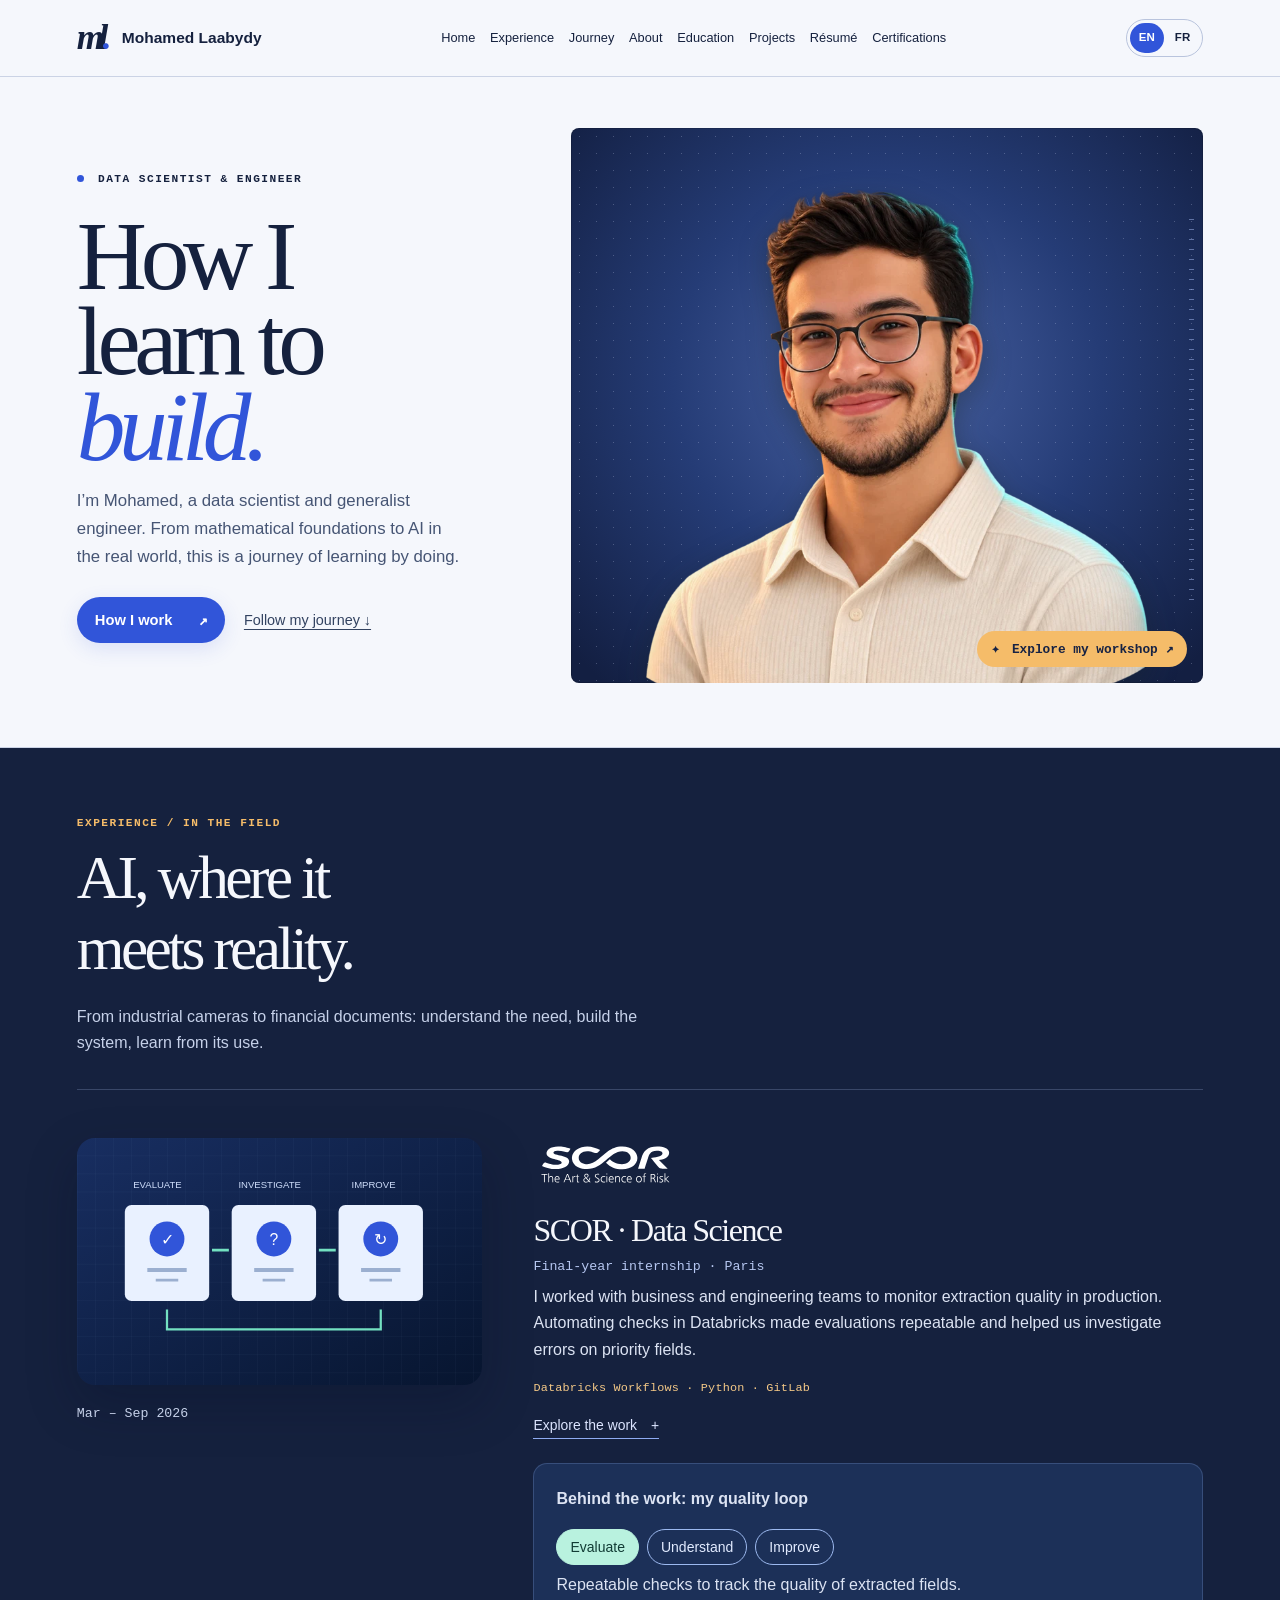
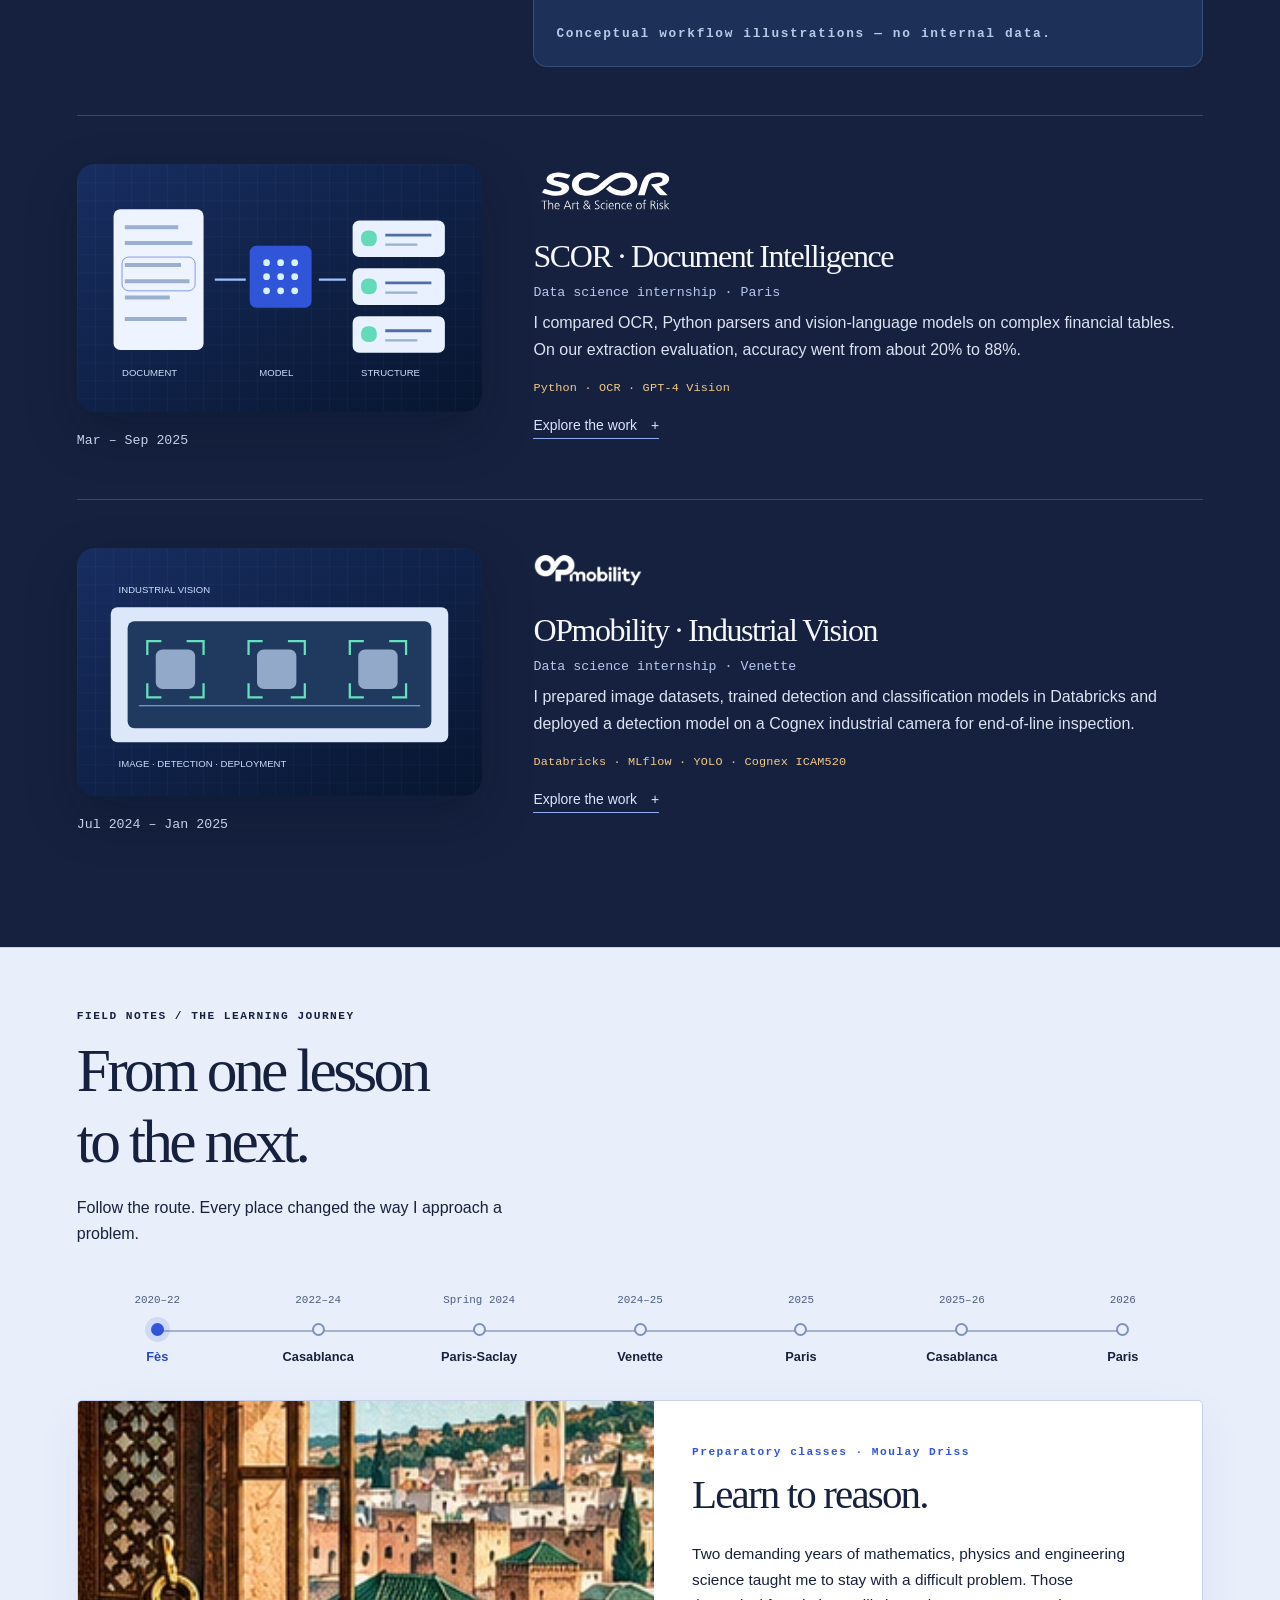
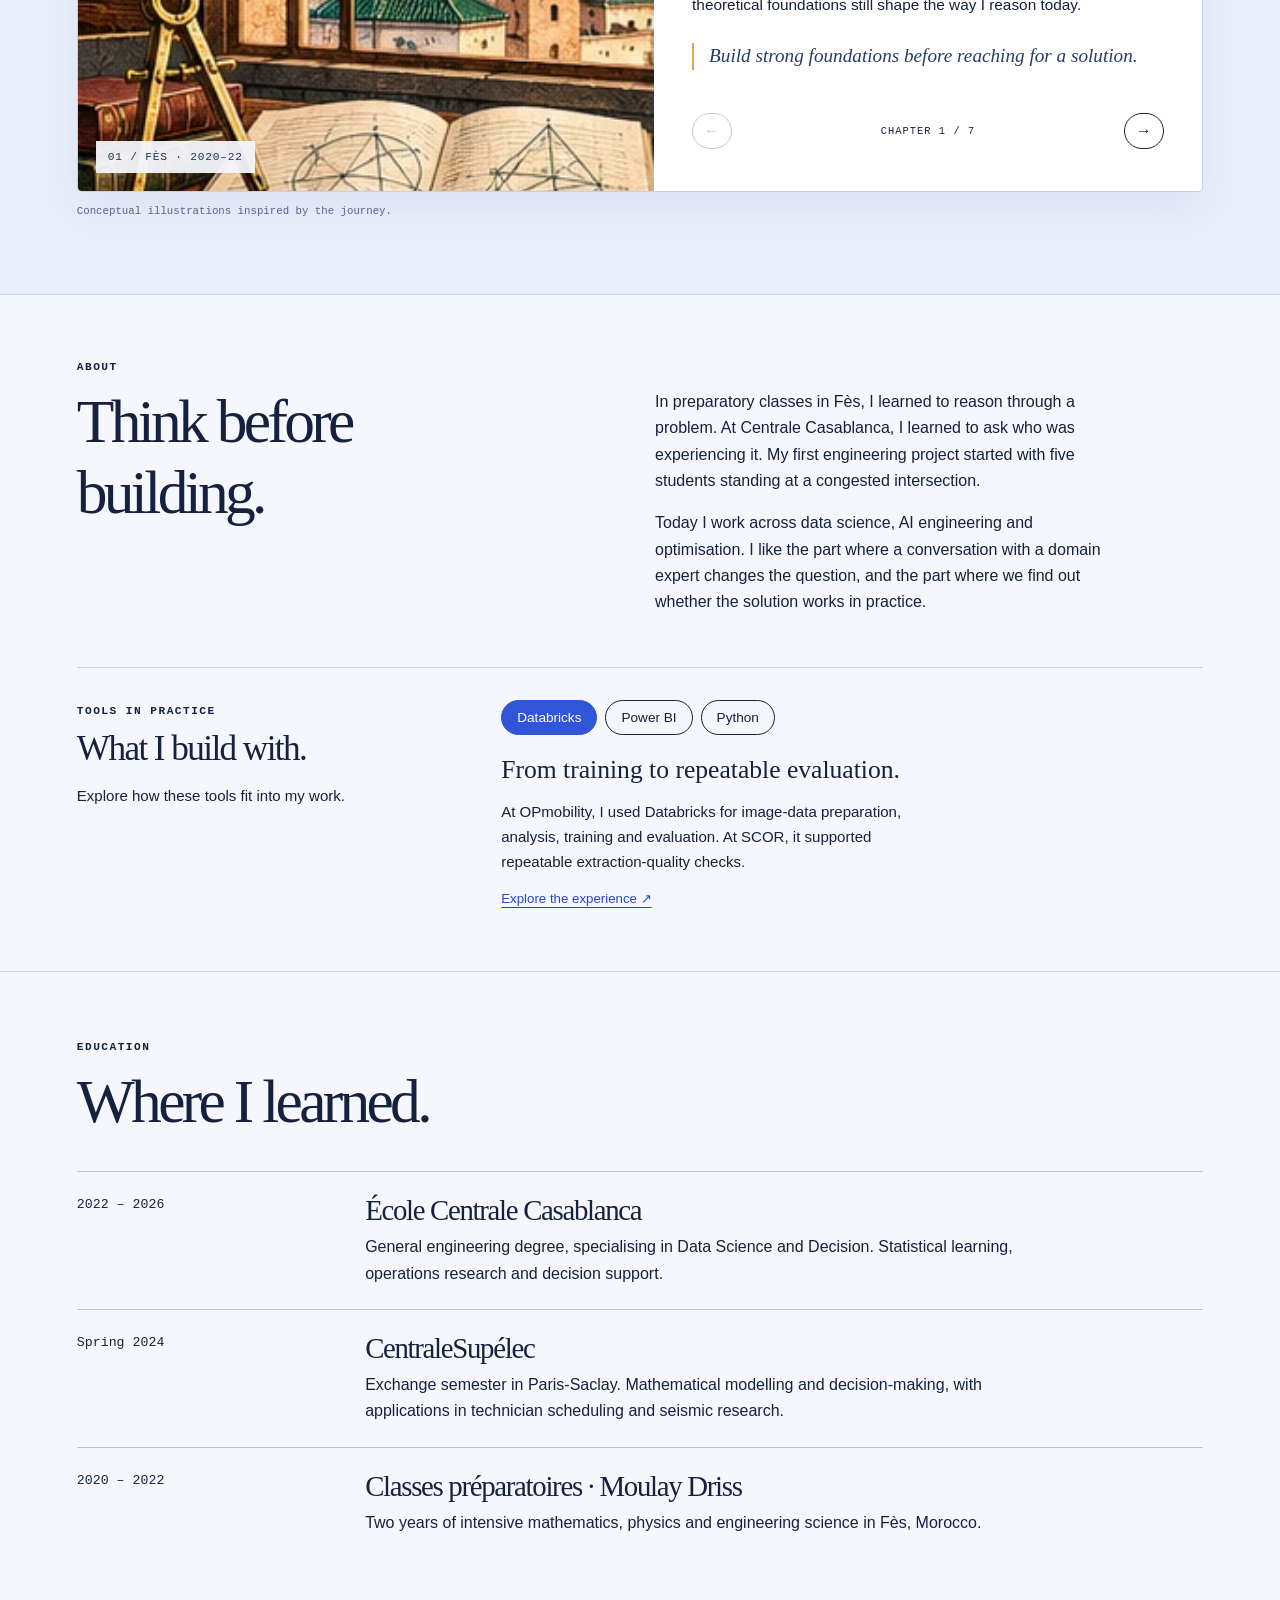
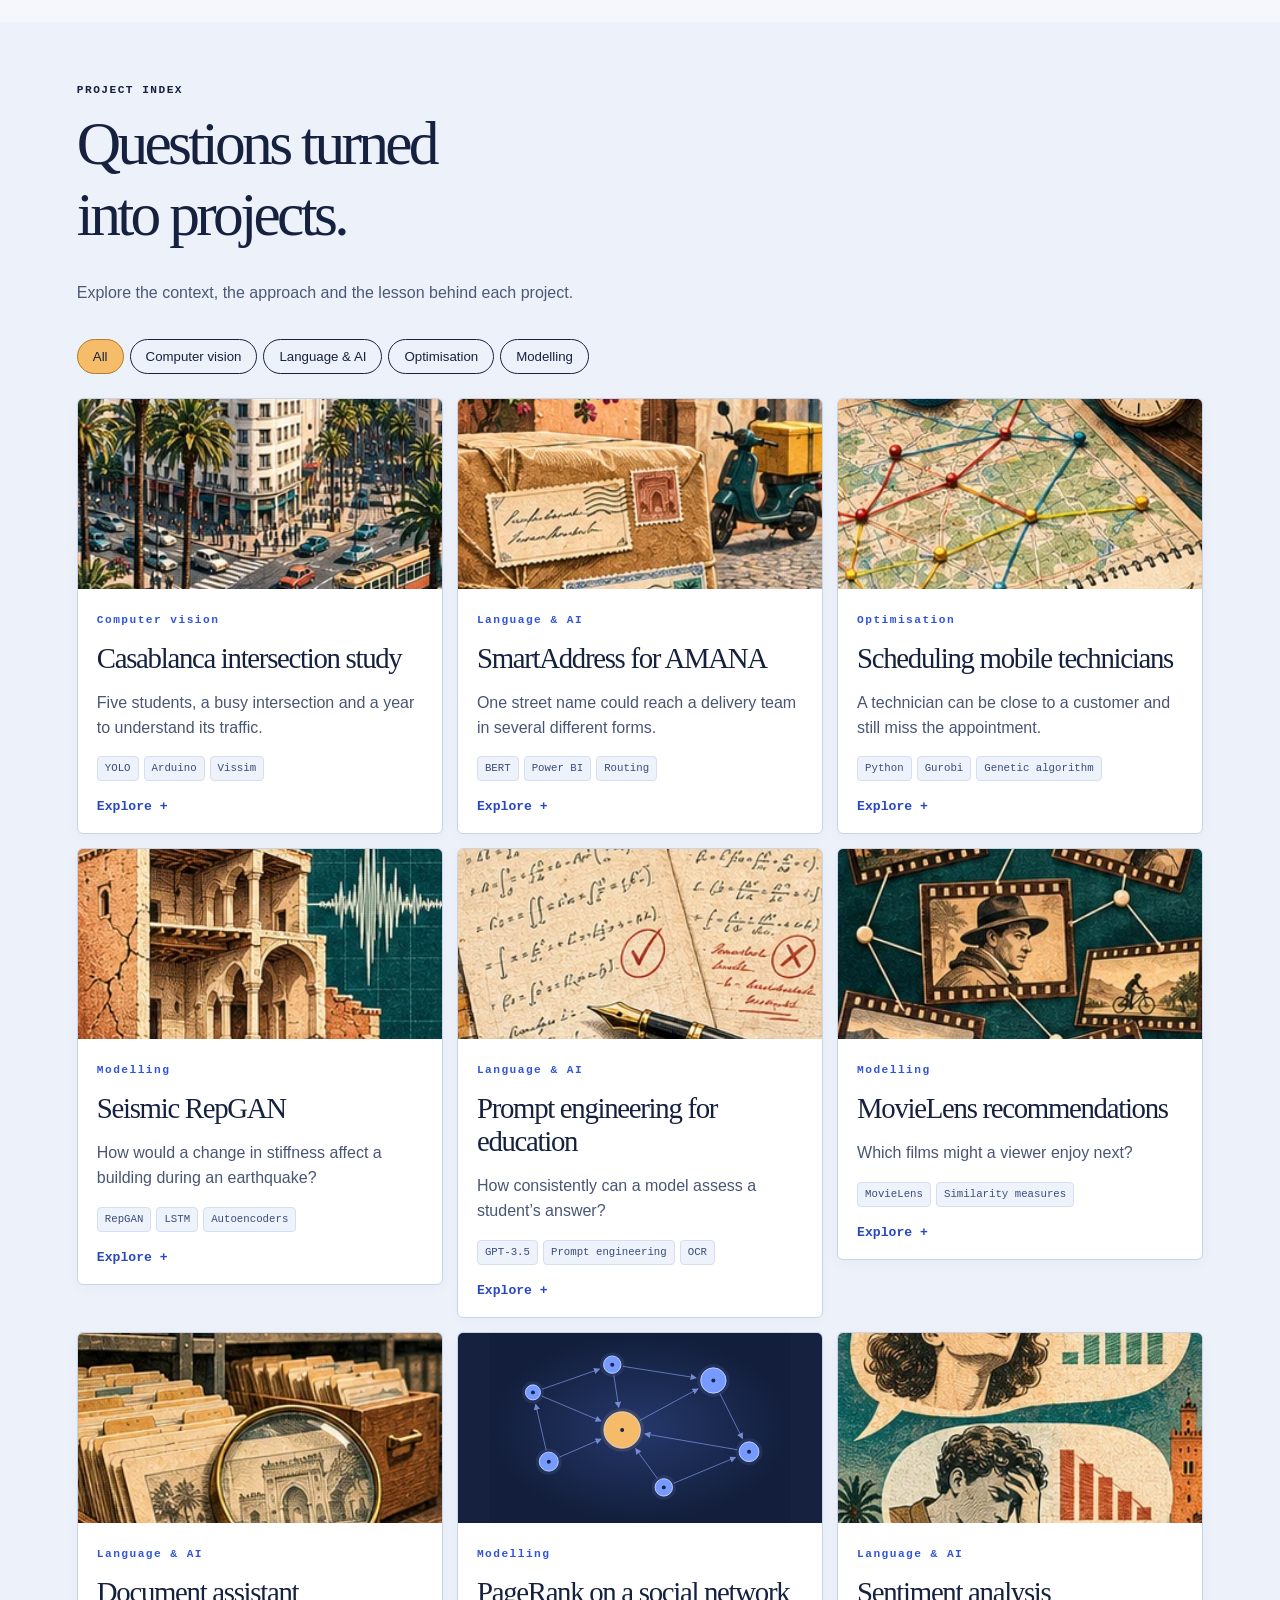
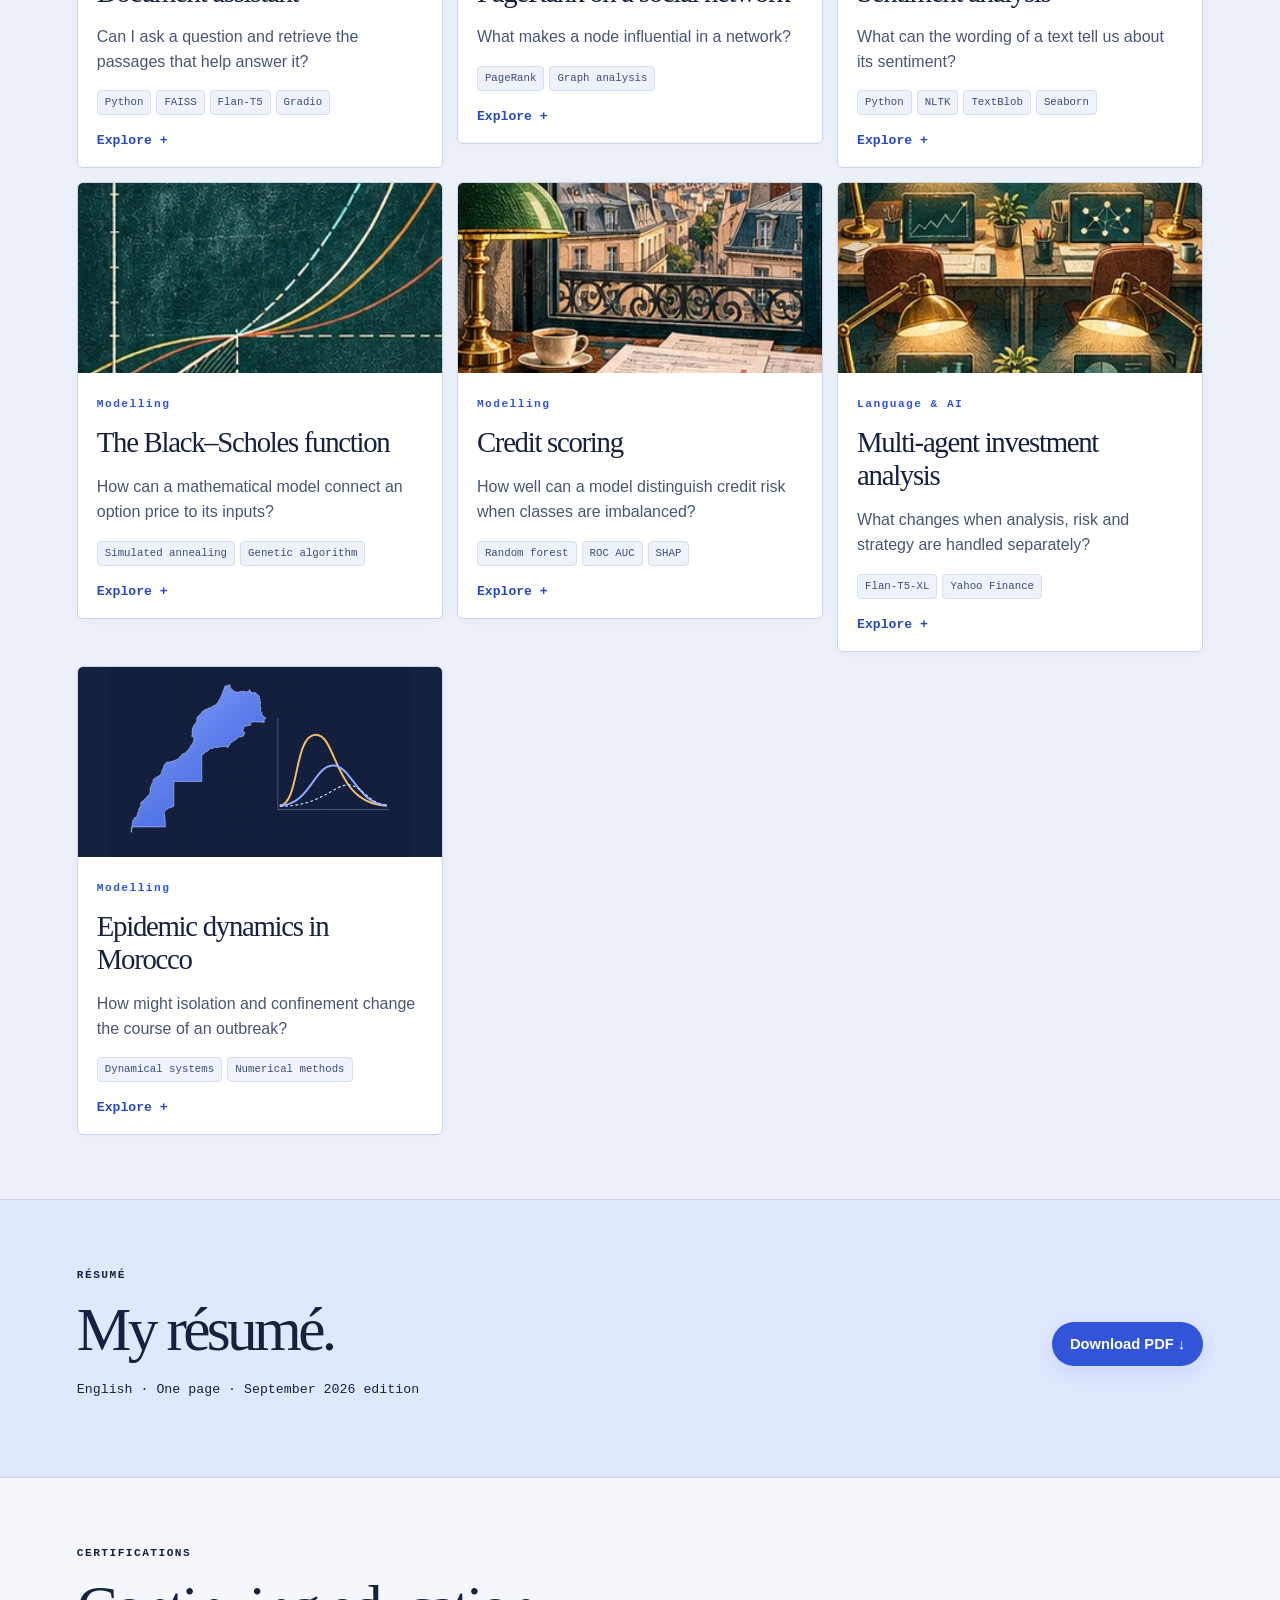
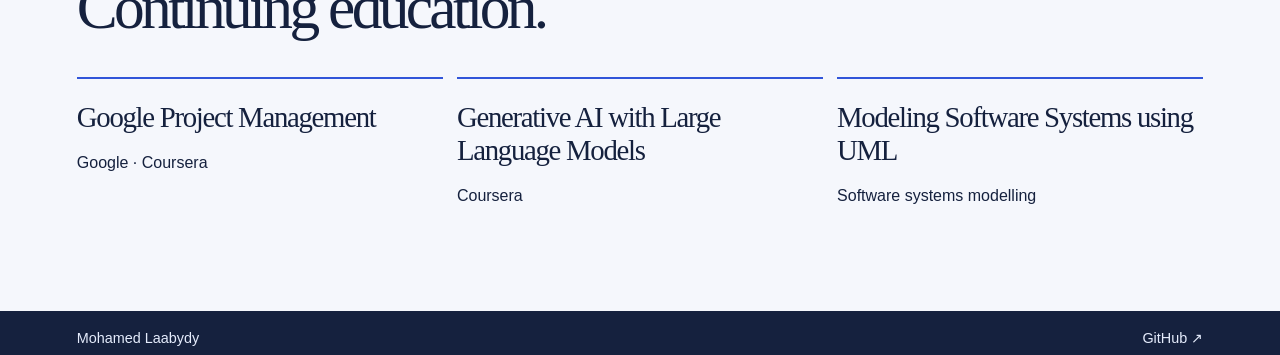
<file: index.html>
<!doctype html>
<html lang="en"><head><meta charset="utf-8"><meta name="viewport" content="width=device-width,initial-scale=1"><meta name="theme-color" content="#f4f6fc"><title>Mohamed Laabydy · Engineering field notes</title><meta name="description" content="Explore the projects, places and ideas that shaped Mohamed Laabydy, a data scientist and generalist engineer."><link rel="alternate" hreflang="en" href="index.html"><link rel="alternate" hreflang="fr" href="fr.html"><link rel="stylesheet" href="style.css"><link rel="stylesheet" href="refinement.css"><script defer src="content.js"></script><script defer src="language.js"></script><script defer src="atlas.js"></script><script defer src="portfolio.js"></script><script defer src="workshop.js"></script></head>
<body><header id="top"><a href="#top" class="brand"><strong>ml<span>.</span></strong> Mohamed Laabydy</a><details id="mobile-menu"><summary>Menu</summary></details><nav id="main-nav" aria-label="Portfolio"><a href="#top">Home</a><a href="#experience">Experience</a><a href="#atlas">Journey</a><a href="#about">About</a><a href="#education">Education</a><a href="#episodes">Projects</a><a href="#resume">Résumé</a><a href="#certifications">Certifications</a></nav><nav class="language-switch" aria-label="Language"><a href="index.html" data-page="index.html" lang="en" hreflang="en" aria-label="English" aria-current="page">EN</a><a href="fr.html" data-page="fr.html" lang="fr" hreflang="fr" aria-label="Français">FR</a></nav></header><main>
<section class="hero"><div class="intro"><small><b class="dot"></b> DATA SCIENTIST & ENGINEER</small><h1>How I<br>learn to<br><em>build.</em></h1><p>I’m Mohamed, a data scientist and generalist engineer. From mathematical foundations to AI in the real world, this is a journey of learning by doing.</p><a class="cta enter" href="#mind">How I work <b>↗</b></a> <a class="secondary" href="#atlas">Follow my journey ↓</a></div>
<div class="stage" id="stage"><div class="ruler"></div><div class="orbit"></div><div class="orbit inner"></div><button class="portrait enter" aria-label="Explore how Mohamed works"><img src="avatar.webp" alt="Illustrated three-dimensional portrait of Mohamed with glasses and an ivory shirt"></button><a class="explore enter" href="#mind"><span>✦</span> Explore my workshop ↗</a></div></section>
<section id="mind" class="mind" hidden><div class="mindhead"><div><small>THE WORKSHOP / A WAY OF THINKING</small><h2>How I work.</h2></div><a href="#top" id="exit">← Back to portrait</a></div><div class="workgrid"><div class="machine"><canvas id="gears" aria-label="Four connected gears representing observation, modelling, testing and refinement. Use the step buttons to explore."></canvas><button id="turn">Turn the mechanism ↻</button><p>Every turn brings a new question.</p></div><div class="method"><div id="method-tabs" aria-label="Steps in my approach"></div><div id="method-copy" aria-live="polite"></div></div></div></section>
<section id="experience" class="classic"><small>EXPERIENCE / IN THE FIELD</small><h2>AI, where it<br>meets reality.</h2><p class="section-lead">From industrial cameras to financial documents: understand the need, build the system, learn from its use.</p><div class="records">
<div class="experience-row"><div class="experience-visual"><img src="art/quality-loop.svg" alt="Quality evaluation loop" loading="lazy"><time>Mar – Sep 2026</time></div><section><img class="company-logo scor-logo" src="brands/scor.svg" alt="SCOR"><h3>SCOR · Data Science</h3><strong>Final-year internship · Paris</strong><p>I worked with business and engineering teams to monitor extraction quality in production. Automating checks in Databricks made evaluations repeatable and helped us investigate errors on priority fields.</p><p class="work-tools">Databricks Workflows · Python · GitLab</p><details class="experience-detail"><summary>Explore the work</summary><div class="experience-context"><div><h4>The context</h4><p>Once a document-extraction pipeline is in use, quality must be monitored over time. Priority fields and errors need to be understandable to both business and engineering teams.</p></div><div><h4>My contribution</h4><p>I worked on repeatable extraction-quality checks in Databricks, investigated errors and discussed the results with business and engineering colleagues.</p></div><div><h4>What I learned</h4><p>Monitoring and investigation are part of building an AI system. They help turn feedback into a concrete next improvement.</p></div></div></details></section></div>
<div class="experience-row"><div class="experience-visual"><img src="art/document-flow.svg" alt="Document extraction workflow" loading="lazy"><time>Mar – Sep 2025</time></div><section><img class="company-logo scor-logo" src="brands/scor.svg" alt="SCOR"><h3>SCOR · Document Intelligence</h3><strong>Data science internship · Paris</strong><p>I compared OCR, Python parsers and vision-language models on complex financial tables. On our extraction evaluation, accuracy went from about 20% to 88%.</p><p class="work-tools">Python · OCR · GPT-4 Vision</p><details class="experience-detail"><summary>Explore the work</summary><div class="experience-context"><div><h4>The context</h4><p>Complex financial tables vary in layout and contain information whose meaning depends on the document. Extracting a number is not enough: it must be attached to the right transaction.</p></div><div><h4>My contribution</h4><p>I compared OCR, Python parsers and vision-language models, working with business teams to understand the expected information and examine extraction errors.</p></div><div><h4>The result in context</h4><p>On our extraction evaluation, accuracy improved from about 20% to 88%. This refers to the evaluated extraction task, rather than a general model benchmark.</p></div></div></details></section></div>
<div class="experience-row"><div class="experience-visual"><img src="art/industrial-vision.svg" alt="Industrial detection workflow" loading="lazy"><time>Jul 2024 – Jan 2025</time></div><section><img class="company-logo" src="brands/opmobility.png" alt="OPmobility"><h3>OPmobility · Industrial Vision</h3><strong>Data science internship · Venette</strong><p>I prepared image datasets, trained detection and classification models in Databricks and deployed a detection model on a Cognex industrial camera for end-of-line inspection.</p><p class="work-tools">Databricks · MLflow · YOLO · Cognex ICAM520</p><details class="experience-detail"><summary>Explore the work</summary><div class="experience-context"><div><h4>The context</h4><p>End-of-line inspection needs to check physical parts in a production environment. The data, detection task and industrial camera all influence what can be deployed.</p></div><div><h4>My contribution</h4><p>I prepared image datasets, trained detection and classification models in Databricks, compared their behaviour and deployed a detection model on a Cognex ICAM520 camera.</p></div><div><h4>What I learned</h4><p>Deployment connects modelling to hardware and real images. Testing in the intended environment matters as much as evaluating the training results.</p></div></div></details></section></div></div></section>
<section id="atlas" class="paper journey"><small>FIELD NOTES / THE LEARNING JOURNEY</small><h2>From one lesson<br>to the next.</h2><p class="journey-intro">Follow the route. Every place changed the way I approach a problem.</p><nav class="rail" aria-label="Learning journey stops"></nav><div class="travel-card"><figure><img id="station-art" src="art/fes.webp" alt="Illustrated view of Fès and a mathematics notebook"><figcaption id="station-loc"></figcaption></figure><article id="chapter" aria-live="polite"></article></div><p class="illustration-note">Conceptual illustrations inspired by the journey.</p></section>
<section id="about" class="classic about"><small>ABOUT</small><h2>Think before building.</h2><div class="aboutcopy"><p>In preparatory classes in Fès, I learned to reason through a problem. At Centrale Casablanca, I learned to ask who was experiencing it. My first engineering project started with five students standing at a congested intersection.</p><p>Today I work across data science, AI engineering and optimisation. I like the part where a conversation with a domain expert changes the question, and the part where we find out whether the solution works in practice.</p></div><div class="toolbox"><div><small>TOOLS IN PRACTICE</small><h3>What I build with.</h3><p>Explore how these tools fit into my work.</p></div><div><div id="tool-choices" aria-label="Explore tools"></div><div id="tool-example" aria-live="polite"></div></div></div></section>
<section class="classic" id="education"><small>EDUCATION</small><h2>Where I learned.</h2><div class="records">
<div><time>2022 – 2026</time><section><h3>École Centrale Casablanca</h3><p>General engineering degree, specialising in Data Science and Decision. Statistical learning, operations research and decision support.</p></section></div>
<div><time>Spring 2024</time><section><h3>CentraleSupélec</h3><p>Exchange semester in Paris-Saclay. Mathematical modelling and decision-making, with applications in technician scheduling and seismic research.</p></section></div>
<div><time>2020 – 2022</time><section><h3>Classes préparatoires · Moulay Driss</h3><p>Two years of intensive mathematics, physics and engineering science in Fès, Morocco.</p></section></div></div></section>
<section id="episodes"><small>PROJECT INDEX</small><h2>Questions turned<br>into projects.</h2><p class="section-lead">Explore the context, the approach and the lesson behind each project.</p><div id="filters" aria-label="Filter projects"></div><div id="portfolio-projects"></div><div id="index" hidden></div></section><section id="resume" class="classic cvband"><div><small>RÉSUMÉ</small><h2>My résumé.</h2><p>English · One page · September 2026 edition</p></div><a class="cta" href="Mohamed-Laabydy-Resume.pdf" download>Download PDF ↓</a></section>
<section id="certifications" class="classic"><small>CERTIFICATIONS</small><h2>Continuing education.</h2><div class="credentials"><div><h3>Google Project Management</h3><p>Google · Coursera</p></div><div><h3>Generative AI with Large Language Models</h3><p>Coursera</p></div><div><h3>Modeling Software Systems using UML</h3><p>Software systems modelling</p></div></div></section></main><footer>Mohamed Laabydy <a href="https://github.com/mohamedLaabydy">GitHub ↗</a></footer><script src="visuals.js"></script></body></html>
</file>
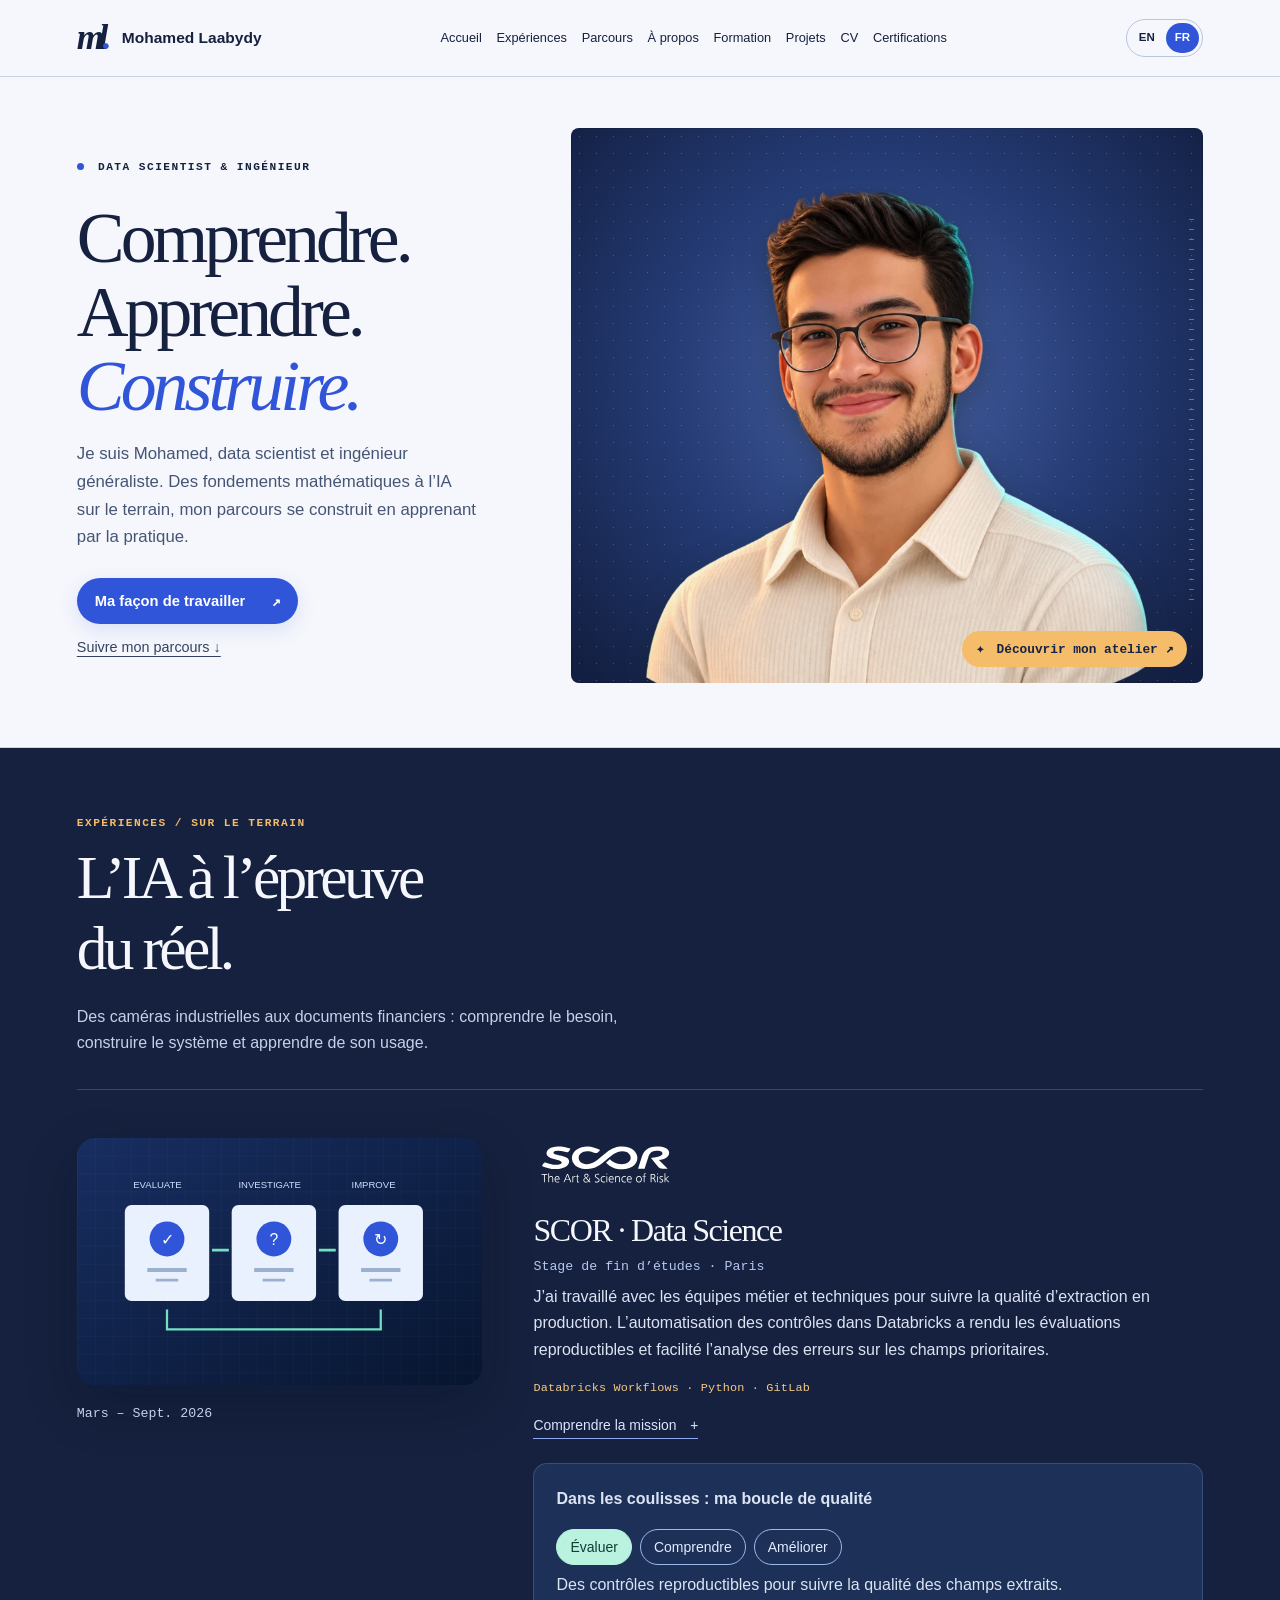
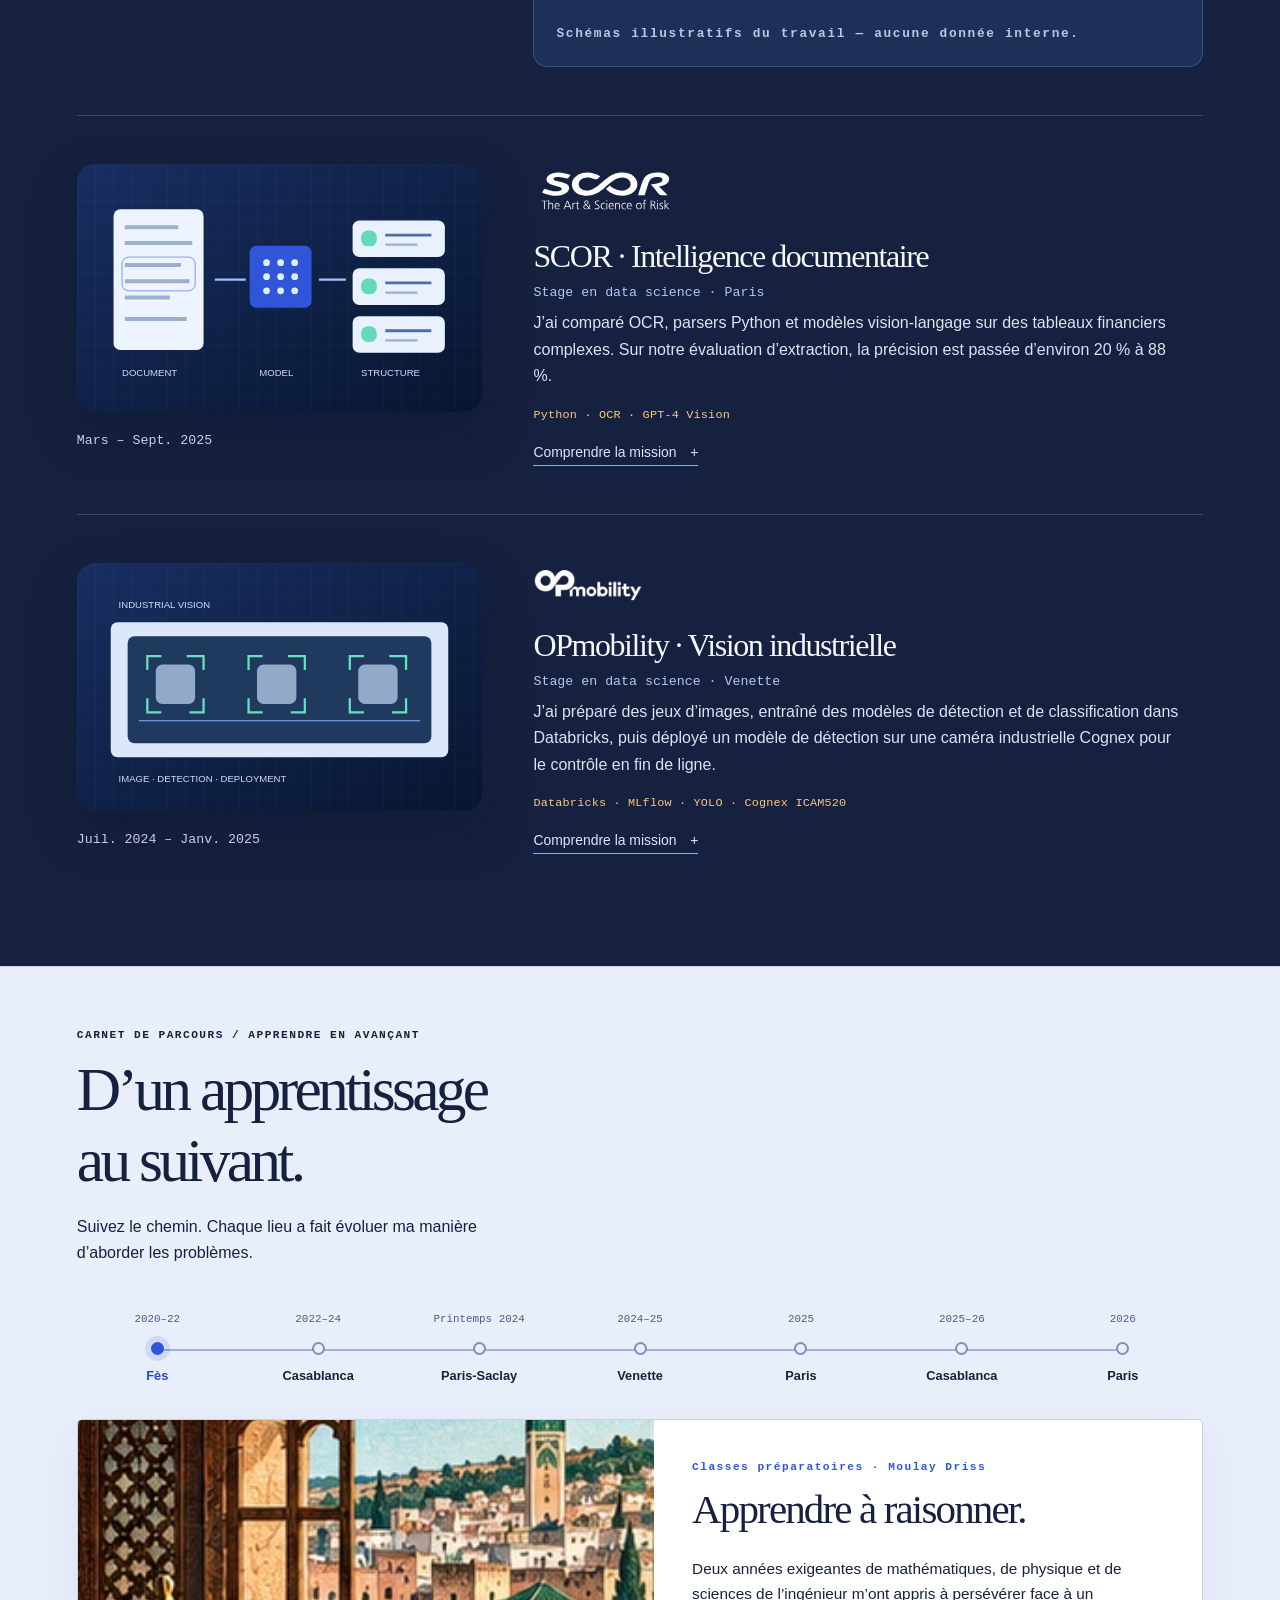
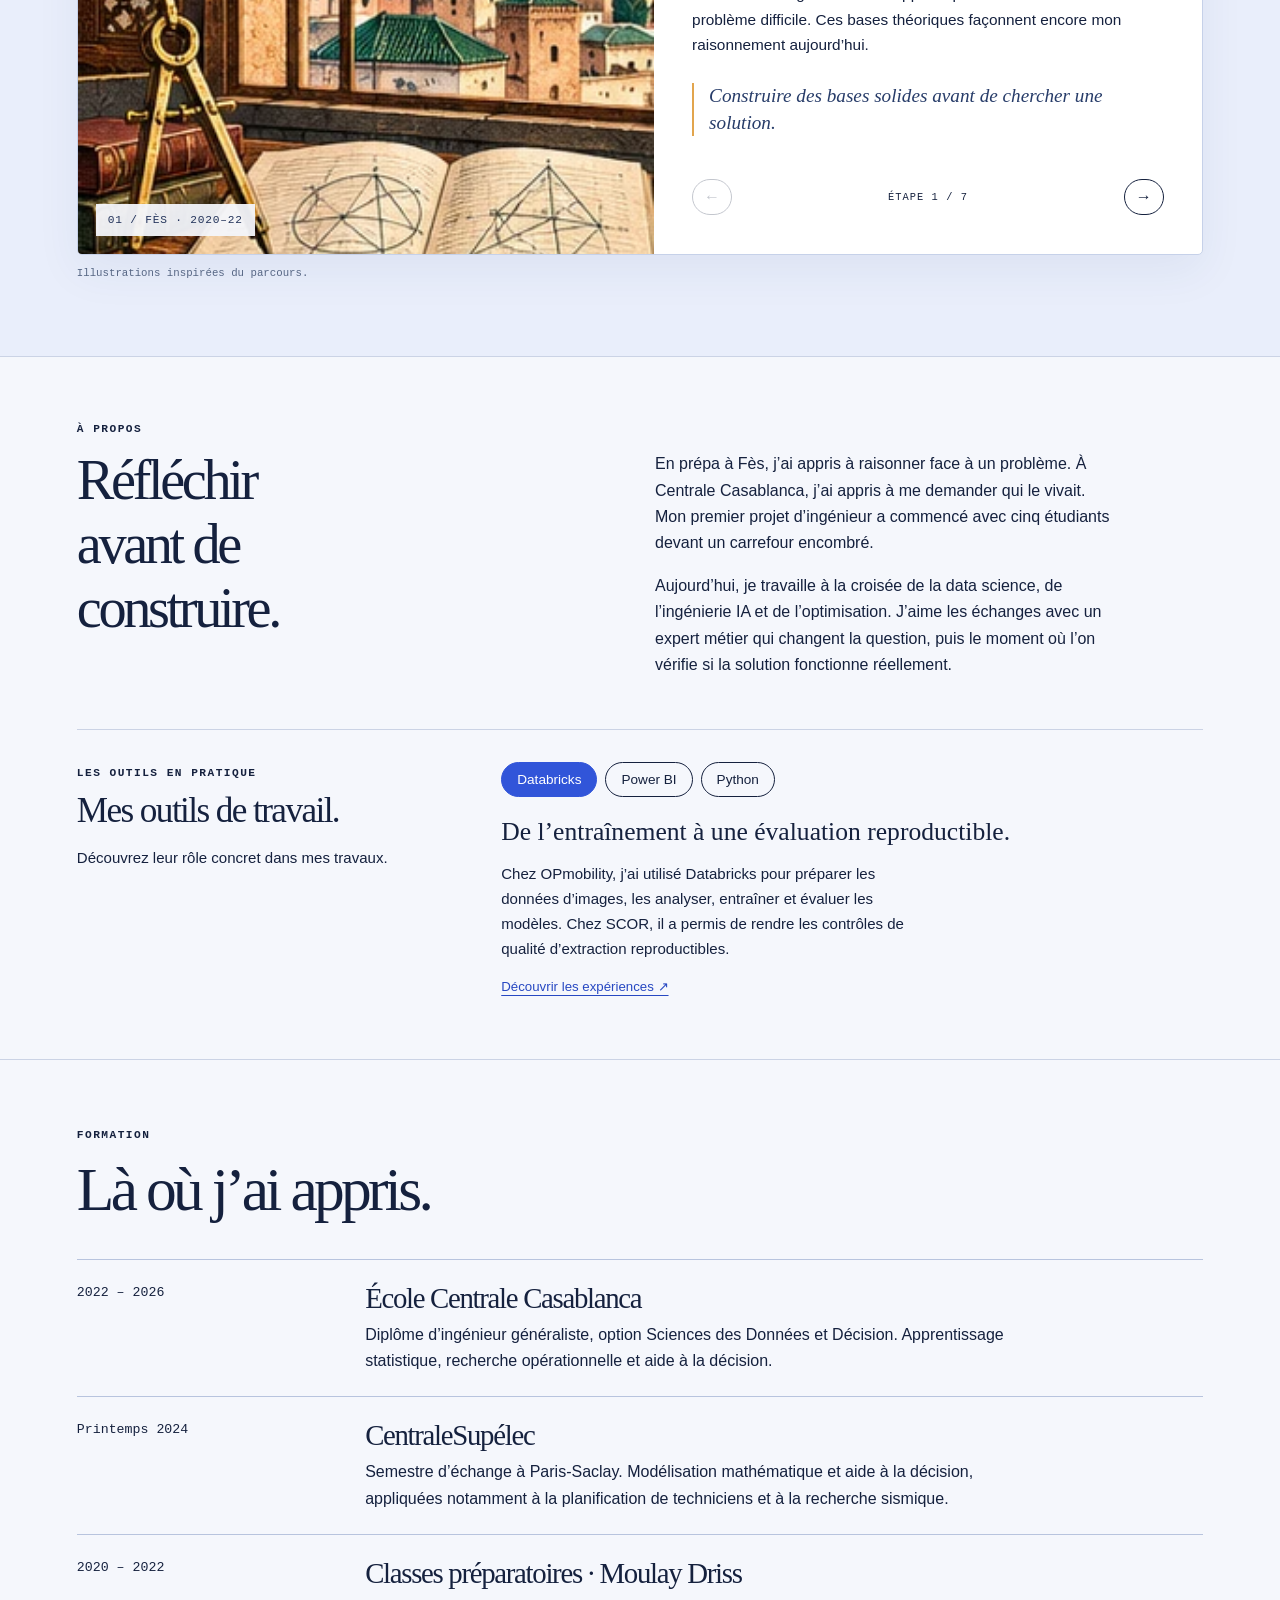
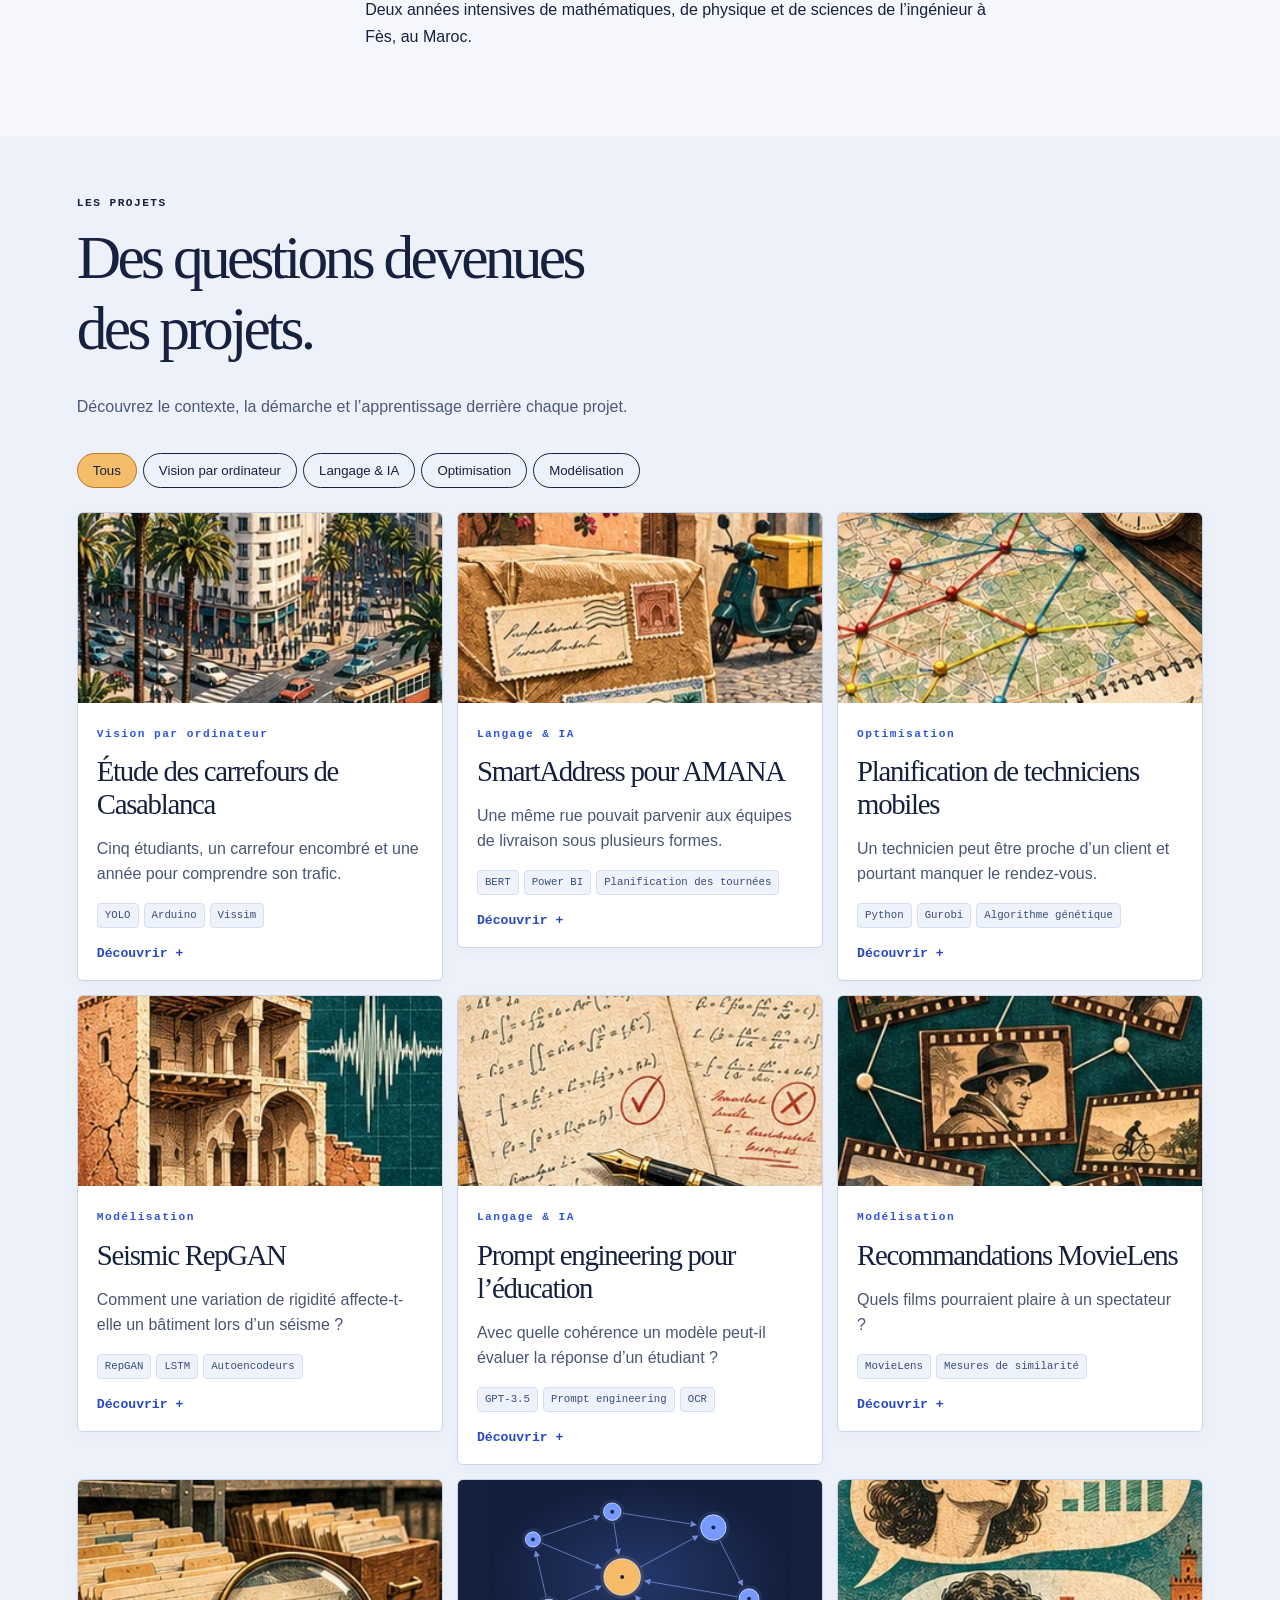
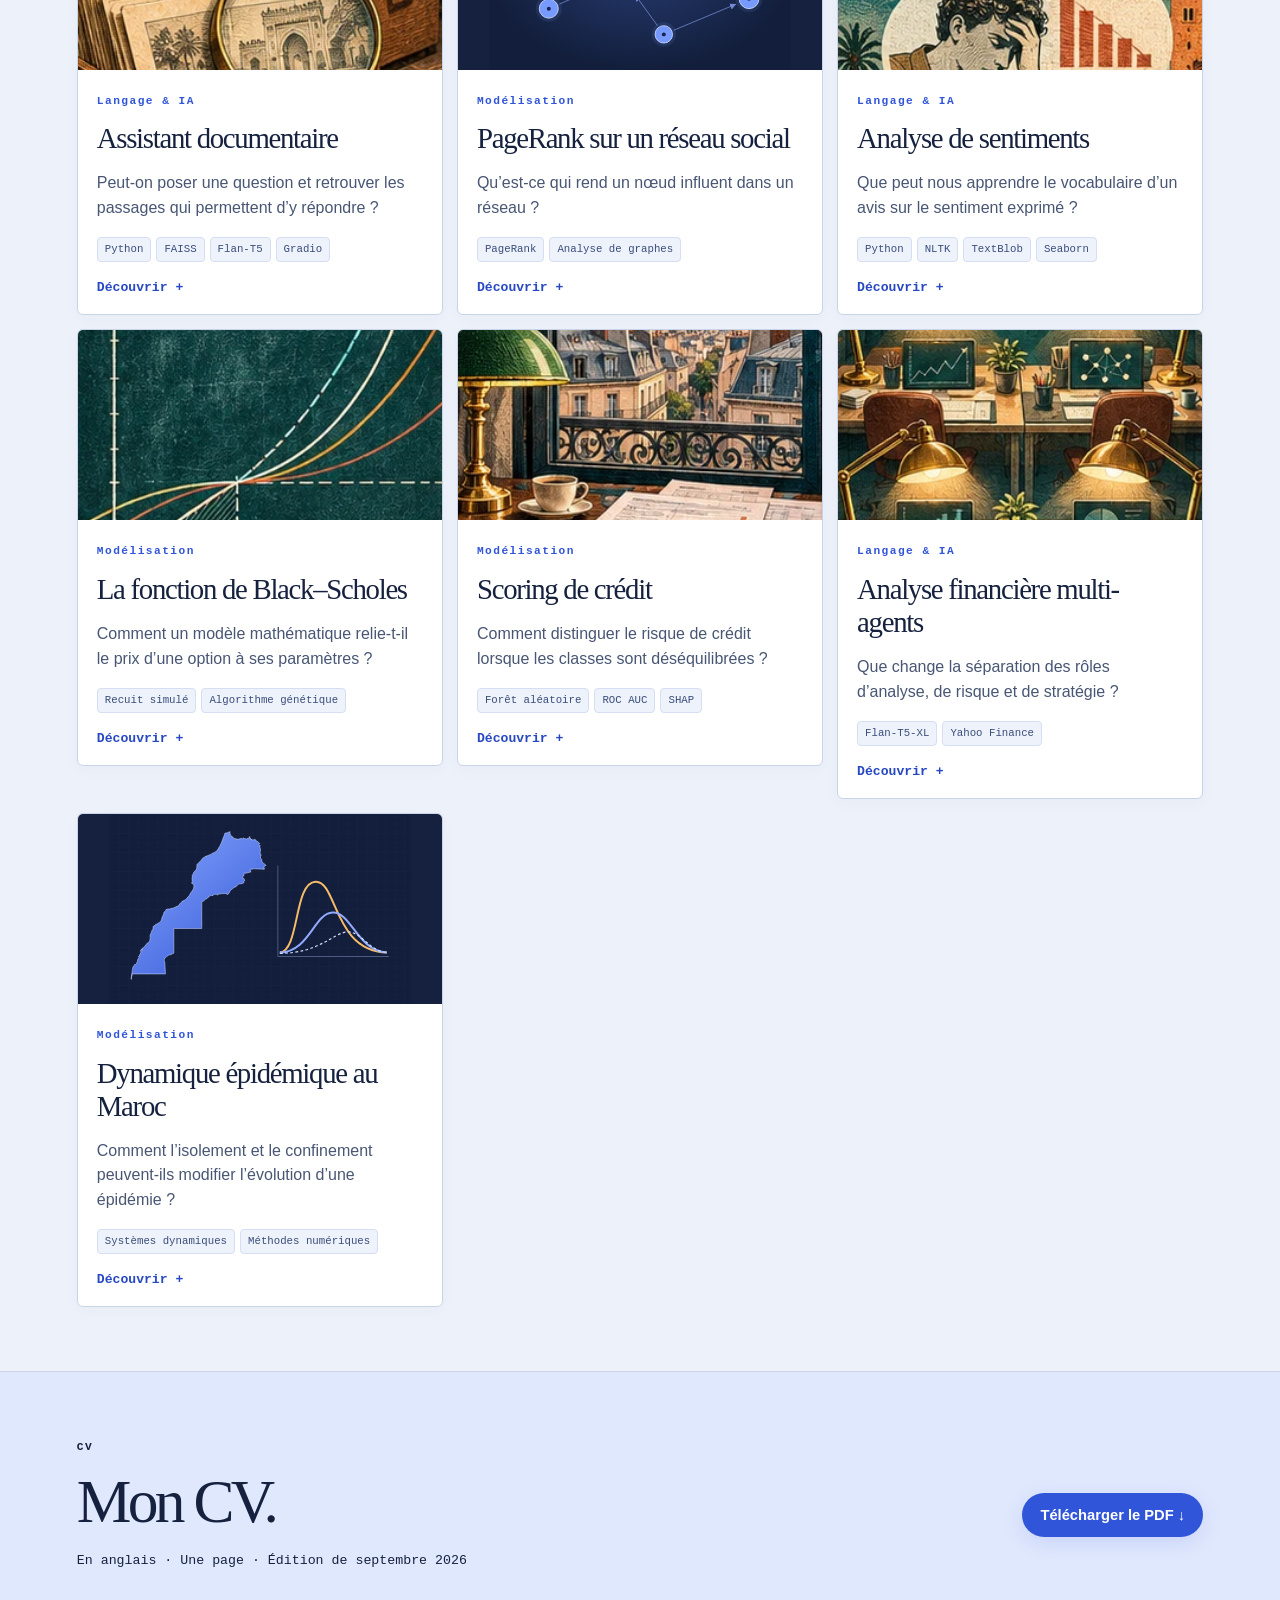
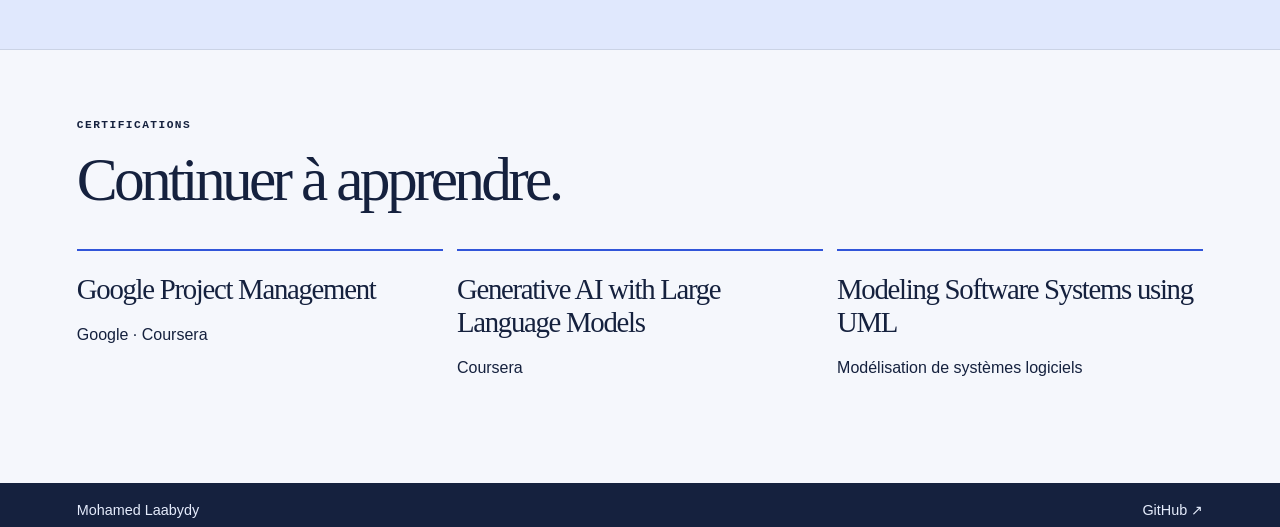
<file: fr.html>
<!doctype html>
<html lang="fr"><head><meta charset="utf-8"><meta name="viewport" content="width=device-width,initial-scale=1"><meta name="theme-color" content="#f4f6fc"><title>Mohamed Laabydy · Carnet d’ingénieur</title><meta name="description" content="Découvrez les expériences, projets et apprentissages de Mohamed Laabydy, data scientist et ingénieur généraliste."><link rel="alternate" hreflang="en" href="index.html"><link rel="alternate" hreflang="fr" href="fr.html"><link rel="stylesheet" href="style.css"><link rel="stylesheet" href="refinement.css"><script defer src="content.js"></script><script defer src="language.js"></script><script defer src="atlas.js"></script><script defer src="portfolio.js"></script><script defer src="workshop.js"></script></head>
<body><header id="top"><a href="#top" class="brand"><strong>ml<span>.</span></strong> Mohamed Laabydy</a><details id="mobile-menu"><summary>Menu</summary></details><nav id="main-nav" aria-label="Portfolio"><a href="#top">Accueil</a><a href="#experience">Expériences</a><a href="#atlas">Parcours</a><a href="#about">À propos</a><a href="#education">Formation</a><a href="#episodes">Projets</a><a href="#resume">CV</a><a href="#certifications">Certifications</a></nav><nav class="language-switch" aria-label="Langue"><a href="index.html" data-page="index.html" lang="en" hreflang="en" aria-label="English">EN</a><a href="fr.html" data-page="fr.html" lang="fr" hreflang="fr" aria-label="Français" aria-current="page">FR</a></nav></header><main>
<section class="hero"><div class="intro"><small><b class="dot"></b> DATA SCIENTIST & INGÉNIEUR</small><h1>Comprendre.<br>Apprendre.<br><em>Construire.</em></h1><p>Je suis Mohamed, data scientist et ingénieur généraliste. Des fondements mathématiques à l’IA sur le terrain, mon parcours se construit en apprenant par la pratique.</p><a class="cta enter" href="#mind">Ma façon de travailler <b>↗</b></a> <a class="secondary" href="#atlas">Suivre mon parcours ↓</a></div>
<div class="stage" id="stage"><div class="ruler"></div><div class="orbit"></div><div class="orbit inner"></div><button class="portrait enter" aria-label="Découvrir la démarche de Mohamed"><img src="avatar.webp" alt="Portrait illustré en trois dimensions de Mohamed, avec des lunettes et une chemise ivoire"></button><a class="explore enter" href="#mind"><span>✦</span> Découvrir mon atelier ↗</a></div></section>
<section id="mind" class="mind" hidden><div class="mindhead"><div><small>L’ATELIER / UNE FAÇON DE PENSER</small><h2>Ma façon de travailler.</h2></div><a href="#top" id="exit">← Revenir au portrait</a></div><div class="workgrid"><div class="machine"><canvas id="gears" aria-label="Quatre engrenages reliés représentent l’observation, la modélisation, les tests et l’amélioration. Utilisez les boutons pour explorer les étapes."></canvas><button id="turn">Actionner le mécanisme ↻</button><p>Chaque tour fait émerger une nouvelle question.</p></div><div class="method"><div id="method-tabs" aria-label="Les étapes de ma démarche"></div><div id="method-copy" aria-live="polite"></div></div></div></section>
<section id="experience" class="classic"><small>EXPÉRIENCES / SUR LE TERRAIN</small><h2>L’IA à l’épreuve<br>du réel.</h2><p class="section-lead">Des caméras industrielles aux documents financiers : comprendre le besoin, construire le système et apprendre de son usage.</p><div class="records">
<div class="experience-row"><div class="experience-visual"><img src="art/quality-loop.svg" alt="Boucle d’évaluation de la qualité" loading="lazy"><time>Mars – Sept. 2026</time></div><section><img class="company-logo scor-logo" src="brands/scor.svg" alt="SCOR"><h3>SCOR · Data Science</h3><strong>Stage de fin d’études · Paris</strong><p>J’ai travaillé avec les équipes métier et techniques pour suivre la qualité d’extraction en production. L’automatisation des contrôles dans Databricks a rendu les évaluations reproductibles et facilité l’analyse des erreurs sur les champs prioritaires.</p><p class="work-tools">Databricks Workflows · Python · GitLab</p><details class="experience-detail"><summary>Comprendre la mission</summary><div class="experience-context"><div><h4>Le contexte</h4><p>Une fois le pipeline d’extraction utilisé, sa qualité doit être suivie dans le temps. Les champs prioritaires et les erreurs doivent être compréhensibles par les équipes métier comme par les équipes techniques.</p></div><div><h4>Ma contribution</h4><p>J’ai travaillé sur des contrôles reproductibles de qualité d’extraction dans Databricks, analysé les erreurs et discuté des résultats avec mes collègues métier et techniques.</p></div><div><h4>Ce que j’en retiens</h4><p>Le suivi et l’analyse des erreurs font partie de la construction d’un système d’IA. Ils permettent de transformer les retours en améliorations concrètes.</p></div></div></details></section></div>
<div class="experience-row"><div class="experience-visual"><img src="art/document-flow.svg" alt="Chaîne d’extraction documentaire" loading="lazy"><time>Mars – Sept. 2025</time></div><section><img class="company-logo scor-logo" src="brands/scor.svg" alt="SCOR"><h3>SCOR · Intelligence documentaire</h3><strong>Stage en data science · Paris</strong><p>J’ai comparé OCR, parsers Python et modèles vision-langage sur des tableaux financiers complexes. Sur notre évaluation d’extraction, la précision est passée d’environ 20 % à 88 %.</p><p class="work-tools">Python · OCR · GPT-4 Vision</p><details class="experience-detail"><summary>Comprendre la mission</summary><div class="experience-context"><div><h4>Le contexte</h4><p>Les tableaux financiers complexes changent de structure et contiennent des informations dont le sens dépend du document. Extraire un nombre ne suffit pas : il faut le rattacher à la bonne transaction.</p></div><div><h4>Ma contribution</h4><p>J’ai comparé OCR, parsers Python et modèles vision-langage, en échangeant avec les équipes métier pour comprendre les informations attendues et examiner les erreurs d’extraction.</p></div><div><h4>Le résultat et son contexte</h4><p>Sur notre évaluation d’extraction, la précision est passée d’environ 20 % à 88 %. Ce résultat concerne la tâche d’extraction évaluée, et non une performance générale du modèle.</p></div></div></details></section></div>
<div class="experience-row"><div class="experience-visual"><img src="art/industrial-vision.svg" alt="Détection par vision industrielle" loading="lazy"><time>Juil. 2024 – Janv. 2025</time></div><section><img class="company-logo" src="brands/opmobility.png" alt="OPmobility"><h3>OPmobility · Vision industrielle</h3><strong>Stage en data science · Venette</strong><p>J’ai préparé des jeux d’images, entraîné des modèles de détection et de classification dans Databricks, puis déployé un modèle de détection sur une caméra industrielle Cognex pour le contrôle en fin de ligne.</p><p class="work-tools">Databricks · MLflow · YOLO · Cognex ICAM520</p><details class="experience-detail"><summary>Comprendre la mission</summary><div class="experience-context"><div><h4>Le contexte</h4><p>Le contrôle en fin de ligne doit vérifier des pièces physiques dans un environnement de production. Les données, la tâche de détection et la caméra industrielle déterminent ce qui peut être déployé.</p></div><div><h4>Ma contribution</h4><p>J’ai préparé les jeux d’images, entraîné des modèles de détection et de classification dans Databricks, comparé leur comportement et déployé un modèle de détection sur une caméra Cognex ICAM520.</p></div><div><h4>Ce que j’en retiens</h4><p>Le déploiement relie les modèles au matériel et aux images réelles. Tester dans l’environnement prévu compte autant que l’évaluation des résultats d’entraînement.</p></div></div></details></section></div></div></section>
<section id="atlas" class="paper journey"><small>CARNET DE PARCOURS / APPRENDRE EN AVANÇANT</small><h2>D’un apprentissage<br>au suivant.</h2><p class="journey-intro">Suivez le chemin. Chaque lieu a fait évoluer ma manière d’aborder les problèmes.</p><nav class="rail" aria-label="Les étapes de mon parcours"></nav><div class="travel-card"><figure><img id="station-art" src="art/fes.webp" alt="Vue illustrée de Fès et d’un cahier de mathématiques"><figcaption id="station-loc"></figcaption></figure><article id="chapter" aria-live="polite"></article></div><p class="illustration-note">Illustrations inspirées du parcours.</p></section>
<section id="about" class="classic about"><small>À PROPOS</small><h2>Réfléchir avant de construire.</h2><div class="aboutcopy"><p>En prépa à Fès, j’ai appris à raisonner face à un problème. À Centrale Casablanca, j’ai appris à me demander qui le vivait. Mon premier projet d’ingénieur a commencé avec cinq étudiants devant un carrefour encombré.</p><p>Aujourd’hui, je travaille à la croisée de la data science, de l’ingénierie IA et de l’optimisation. J’aime les échanges avec un expert métier qui changent la question, puis le moment où l’on vérifie si la solution fonctionne réellement.</p></div><div class="toolbox"><div><small>LES OUTILS EN PRATIQUE</small><h3>Mes outils de travail.</h3><p>Découvrez leur rôle concret dans mes travaux.</p></div><div><div id="tool-choices" aria-label="Découvrir les outils"></div><div id="tool-example" aria-live="polite"></div></div></div></section>
<section class="classic" id="education"><small>FORMATION</small><h2>Là où j’ai appris.</h2><div class="records">
<div><time>2022 – 2026</time><section><h3>École Centrale Casablanca</h3><p>Diplôme d’ingénieur généraliste, option Sciences des Données et Décision. Apprentissage statistique, recherche opérationnelle et aide à la décision.</p></section></div>
<div><time>Printemps 2024</time><section><h3>CentraleSupélec</h3><p>Semestre d’échange à Paris-Saclay. Modélisation mathématique et aide à la décision, appliquées notamment à la planification de techniciens et à la recherche sismique.</p></section></div>
<div><time>2020 – 2022</time><section><h3>Classes préparatoires · Moulay Driss</h3><p>Deux années intensives de mathématiques, de physique et de sciences de l’ingénieur à Fès, au Maroc.</p></section></div></div></section>
<section id="episodes"><small>LES PROJETS</small><h2>Des questions devenues<br>des projets.</h2><p class="section-lead">Découvrez le contexte, la démarche et l’apprentissage derrière chaque projet.</p><div id="filters" aria-label="Filtrer les projets"></div><div id="portfolio-projects"></div><div id="index" hidden></div></section><section id="resume" class="classic cvband"><div><small>CV</small><h2>Mon CV.</h2><p>En anglais · Une page · Édition de septembre 2026</p></div><a class="cta" href="Mohamed-Laabydy-Resume.pdf" download>Télécharger le PDF ↓</a></section>
<section id="certifications" class="classic"><small>CERTIFICATIONS</small><h2>Continuer à apprendre.</h2><div class="credentials"><div><h3>Google Project Management</h3><p>Google · Coursera</p></div><div><h3>Generative AI with Large Language Models</h3><p>Coursera</p></div><div><h3>Modeling Software Systems using UML</h3><p>Modélisation de systèmes logiciels</p></div></div></section></main><footer>Mohamed Laabydy <a href="https://github.com/mohamedLaabydy">GitHub ↗</a></footer><script src="visuals.js"></script></body></html>
</file>
<file: style.css>
:root{--ink:#231b32;--lime:#dcf97d;--paper:#f5f0e7;--pink:#f1b8e2}*{box-sizing:border-box}html{scroll-behavior:smooth}body{margin:0;background:var(--ink);color:var(--paper);font-family:Inter,Arial,sans-serif}a{color:inherit;text-decoration:none}a:hover{text-decoration:underline}header,footer{display:flex;align-items:center;justify-content:space-between;padding:23px 6vw;border-bottom:1px solid #ffffff35;font-size:.9rem}.brand{font-size:1.15rem;font-weight:700}.brand span,h1 span{color:var(--lime)}.hero{display:grid;grid-template-columns:1fr 1fr;align-items:center;gap:4vw;padding:6vw;min-height:610px;background:radial-gradient(ellipse at 84% 65%,#43324f,transparent 55%)}small{font:600 .7rem/1.6 monospace;letter-spacing:.13em}h1,h2,h3{font-family:Georgia,serif;font-weight:400;margin:0}h1{font-size:clamp(6rem,11vw,11rem);line-height:.81;letter-spacing:-.077em;margin:28px 0}p{line-height:1.65;max-width:52ch}.cta{display:inline-block;background:var(--lime);color:var(--ink);padding:14px 23px;border-radius:30px;margin-top:10px;font-weight:600}.orbit{position:relative;width:min(100%,520px);aspect-ratio:1;justify-self:center;display:grid;place-items:center;background-image:radial-gradient(#cbb6d340 .9px,transparent 1px);background-size:15px 15px;border-radius:50%}.orbit img{width:41%;border-radius:50%;filter:grayscale(1);border:5px solid var(--lime)}.ring{position:absolute;border:1px solid #dbd2dc70;border-radius:50%;inset:8%}.r1{inset:23%}.r2{transform:rotate(-28deg) scaleX(.81)}.pin{position:absolute;background:var(--pink);color:var(--ink);border-radius:22px;padding:7px 14px;font:600 .8rem monospace;transform:rotate(-7deg)}.p1{left:15%;top:18%}.p2{bottom:15%;left:15%;background:var(--lime)}.p3{right:0;top:47%}.paper,#episodes{padding:clamp(40px,6vw,95px) 6vw}.paper{background:var(--paper);color:var(--ink)}h2{font-size:clamp(2.5rem,5.8vw,6rem);letter-spacing:-.06em;margin:9px 0 34px}.layout{display:grid;grid-template-columns:minmax(160px,1fr) 3fr;gap:5vw}#places{display:flex;flex-direction:column;gap:5px}#places a{padding:13px 12px;border-bottom:1px solid #231b322a}#places a[aria-current]{background:var(--ink);color:var(--lime);border-radius:4px}article{border-top:3px solid var(--ink);padding-top:15px;min-height:245px}h3{font-size:clamp(2rem,3.4vw,3.8rem);letter-spacing:-.045em;margin:8px 0}button{cursor:pointer;font:inherit;padding:9px 15px;background:transparent;border:1px solid;border-radius:20px;color:inherit}button:hover{background:#ded7ce}.note{border-left:3px solid #917587;padding-left:12px}.row{display:flex;gap:20px;align-items:center;justify-content:space-between;border-top:1px solid #ffffff40;padding:17px 0}.row span{color:var(--lime);font:small monospace}.row b{font-size:1.1rem}.row:hover{color:var(--pink)}footer{border-top:1px solid #ffffff35}a:focus-visible,button:focus-visible{outline:3px solid #b45f9c;outline-offset:3px}@media(max-width:700px){.hero{grid-template-columns:1fr;padding:42px 6vw 15px;gap:0}.orbit{width:min(77%,310px)}.layout{grid-template-columns:1fr}#places{flex-direction:row;overflow:auto;padding-bottom:6px}#places a{white-space:nowrap}.row{align-items:flex-start}.row span{max-width:32%;text-align:right}}@media(prefers-reduced-motion:reduce){html{scroll-behavior:auto}}
:root{--ink:#182b2b;--paper:#f8f5ef;--accent:#c04d30;--lime:#ffb995;--pink:#86bdb4}body{background:var(--paper);color:var(--ink);font-family:"Instrument Sans",Arial,sans-serif}header,footer{max-width:1520px;margin:auto;border-color:#172e2c35;padding:19px 6vw}.brand{display:flex;align-items:center;gap:11px;font-size:.97rem;font-weight:650}.brand strong{font:bold italic 2.2rem/.9 Georgia,serif;letter-spacing:-.16em;margin-right:5px}.brand strong span,em,header i{color:var(--accent)}header i{font-style:normal}.hero{max-width:1520px;margin:auto;background:transparent;grid-template-columns:.9fr 1.25fr;gap:3vw;padding:4vw 6vw 5vw;min-height:0}.intro small,.stage-meta,small{font-family:"IBM Plex Mono",monospace}.dot{display:inline-block;width:7px;height:7px;background:var(--accent);border-radius:50%;margin-right:6px}.intro p{max-width:41ch;font-size:1.05rem;color:#425151}.intro h1{font:400 clamp(5.2rem,7.6vw,8.4rem)/.88 Georgia,serif;letter-spacing:-.08em;margin:25px 0 17px}.intro em{font-weight:400}.cta{background:var(--ink);color:white;padding:14px 18px;font-size:.92rem}.cta b{margin-left:22px;color:#fab698}.stage{position:relative;aspect-ratio:1.14;overflow:hidden;border-radius:8px;background:radial-gradient(ellipse at 50% 54%,#4e7c72 0,#294b46 47%,#193834 90%);isolation:isolate;box-shadow:inset 0 0 0 1px #0002}.stage:before,.field:before{content:"";position:absolute;inset:0;pointer-events:none;background-image:radial-gradient(#e4f7ee48 .8px,transparent 1px);background-size:17px 17px}.stage-meta{position:absolute;top:20px;left:22px;color:#ddede5;font-size:.67rem;letter-spacing:.12em}.stage-meta span{color:#9cb5a8;margin:0 6px}.stage .orbit{position:absolute;inset:10% 10% 5%;width:auto;aspect-ratio:auto;border:1px solid #b9dac050;border-radius:50%;background:transparent;transform:rotate(-20deg)}.stage .inner{inset:17% 17% 12%;border-style:dashed}.portrait{cursor:zoom-in;position:absolute;inset:7% 2% -5%;padding:0;background:none;border:0;border-radius:0;display:grid;place-items:end center;width:96%;height:98%;transition:transform .8s;transform-origin:50% 32%}.portrait:hover,.portrait:focus-visible{background:none;transform:scale(1.035)}.portrait img{height:100%;width:100%;object-fit:contain;filter:drop-shadow(0 9px 14px #14211d60)}.explore{position:absolute;right:16px;bottom:16px;background:#ffcbab;padding:10px 14px;font:600 .8rem monospace;border-radius:20px}.explore span{margin-right:5px}.stage.entering .portrait{transform:scale(2.8);opacity:.1;transition:transform .6s,opacity .6s}.paper,#episodes,.mind{padding:4.4vw 6vw 5vw}.paper{border-top:1px solid #182b2b38}.paper h2,#episodes h2,.mind h2{font-size:clamp(2.6rem,4.8vw,5.4rem)}#episodes,.mind{background:#192e2d;color:var(--paper)}.mind{background:#102c2a}.mind[hidden]{display:none}.mindhead{display:flex;align-items:start;justify-content:space-between;gap:10px}.mindhead a{padding-top:8px}.mindgrid{display:grid;grid-template-columns:1.5fr 1fr;gap:3vw;align-items:center}.field{position:relative;border-radius:6px;overflow:hidden;background:radial-gradient(ellipse,#254f4b,#122f2d 75%);border:1px solid #7cb7a94a}.field canvas{position:relative;width:100%;height:clamp(330px,33vw,540px);display:block;touch-action:none;cursor:grab}.field canvas:active{cursor:grabbing}.orient{position:absolute;bottom:9px;left:50%;transform:translateX(-50%);display:flex;align-items:center;gap:12px;font:.72rem monospace;white-space:nowrap}.orient button{padding:4px 12px}.mind button:hover{color:var(--ink)}#themes{display:flex;gap:8px;flex-wrap:wrap;margin:14px 0 24px}#themes button{font-size:.85rem}#themes button[aria-pressed=true]{color:var(--ink);background:#ffc3a0;border-color:#ffc3a0}#stories a{display:block;padding:9px 0;border-bottom:1px solid #ffffff2c}#stories h3{font-size:2rem}.row span{color:#ffcaab}footer{border-top:0}.ruler{position:absolute;top:15%;right:9px;bottom:15%;width:5px;background:repeating-linear-gradient(0deg,#adcec077 0 1px,transparent 1px 10px)}@media(max-width:700px){.hero{grid-template-columns:1fr;gap:22px;padding-top:26px;padding-bottom:28px}.intro h1{font-size:clamp(3.3rem,12vw,5.5rem);margin:14px 0;line-height:.95}.intro h1 br:first-child{display:none}.intro h1 br:first-child:after{content:" "}.intro h1 br:first-child{display:initial}.intro p{margin:8px 0;font-size:.96rem}.stage{aspect-ratio:1.22}.mindgrid{grid-template-columns:1fr}.paper,#episodes,.mind{padding:32px 6vw}.mindhead a{font-size:.8rem}.field canvas{height:310px}.inspector{margin-top:14px}.intro h1{display:block}.brand{font-size:.85rem}}@media(prefers-reduced-motion:reduce){.portrait,.stage.entering .portrait{transition:none;transform:none}}
#main-nav{display:flex;gap:clamp(10px,1.6vw,25px);align-items:center;font-size:.86rem}#mobile-menu{display:none}.secondary{display:inline-block;margin-left:14px;font-size:.9rem;text-decoration:underline;text-underline-offset:4px}.classic{padding:clamp(40px,5vw,82px) 6vw;border-top:1px solid #213e3233}.classic h2{font-size:clamp(2.6rem,4.8vw,5.4rem)}.about{display:grid;grid-template-columns:1fr 1fr;align-items:start;gap:0 30px}.about>small{grid-column:1/-1}.aboutcopy p:first-child{margin-top:12px}.records>div{border-top:1px solid #aeb6ae;padding:22px 0;display:grid;grid-template-columns:minmax(120px,24%) 1fr;gap:18px}.records time,.records strong,.cvband p{font: .83rem/1.6 monospace}.records h3,.credentials h3,.project h3{font-size:clamp(1.45rem,2.25vw,2.5rem);margin:0 0 7px}.records p{max-width:73ch;margin:7px 0 0}.credentials,#portfolio-projects{display:grid;grid-template-columns:repeat(3,minmax(0,1fr));gap:14px}.credentials>div{border-top:2px solid var(--accent);padding:22px 0}.cvband{background:#dfe9df;display:flex;justify-content:space-between;align-items:center}.cvband h2{margin-bottom:8px}.cvband .cta{white-space:nowrap}#filters{display:flex;gap:6px;flex-wrap:wrap;margin-bottom:24px}#filters button{font-size:.83rem}#filters button[aria-pressed=true]{background:#ffc3a0;color:#172e28}.project{align-self:start;border:1px solid #9cc7bd55;padding:19px;border-radius:6px;background:#233d39}.project summary{list-style:none;cursor:pointer}.project summary::-webkit-details-marker{display:none}.project summary:after{content:'Explore +';color:#ffd2af;font:600 .82rem monospace}.project[open] summary:after{content:'Close −'}.project small{color:#f8bf98}.project h3{margin:12px 0}.project p{line-height:1.55}.project>a{display:inline-block;text-decoration:underline}.credit{font-size:.72rem;opacity:.75;margin-top:21px}.credit a{text-decoration:underline}.field{isolation:isolate}.cortex-poster{position:absolute;inset:0;width:100%;height:94%;object-fit:contain}.field.ready .cortex-poster{visibility:hidden}#brain-pins{position:absolute;inset:0;pointer-events:none}#brain-pins button{position:absolute;transform:translate(-50%,-50%);pointer-events:auto;border:2px solid #fff;background:#18564b;width:19px;height:19px;padding:0;box-shadow:0 0 0 4px #163c3580}#brain-pins button[aria-pressed=true]{background:#f09269}.flight{position:fixed;inset:0;pointer-events:none;z-index:30;overflow:hidden}.flight img{position:absolute;object-fit:contain;transform-origin:50% 26%;will-change:transform}.field{max-width:100%}@media(max-width:900px){header{position:relative}#mobile-menu{display:block}#mobile-menu summary{cursor:pointer;padding:9px 0 9px 14px}#main-nav{display:none}#mobile-menu[open]+#main-nav{display:grid;position:absolute;top:100%;left:0;right:0;z-index:15;background:var(--paper);padding:15px 6vw;grid-template-columns:1fr 1fr;box-shadow:0 14px 24px #21342c20}#main-nav a{padding:8px}#portfolio-projects{grid-template-columns:repeat(2,minmax(0,1fr))}}@media(max-width:650px){.about,.credentials,#portfolio-projects{grid-template-columns:1fr}.records>div{grid-template-columns:1fr;gap:5px}.cvband{align-items:start;flex-direction:column}.classic h2{margin-bottom:18px}.project summary{min-height:72px}}
/* Illustrated learning journey and engineering workshop */
:root{--gold:#d6a76b}section[id],details[id]{scroll-margin-top:24px}.portrait{cursor:pointer}.stage.entering .portrait{transform:none;opacity:1}.workgrid{display:grid;grid-template-columns:1.25fr 1fr;gap:5vw;align-items:center}.machine{border:1px solid #91b6a74a;background:radial-gradient(ellipse at 40% 30%,#305d50,#13342f);border-radius:8px;padding:22px;text-align:center;background-image:linear-gradient(#a5c8b711 1px,transparent 1px),linear-gradient(90deg,#a5c8b711 1px,transparent 1px);background-size:24px 24px}.machine canvas{display:block;width:100%;height:auto;aspect-ratio:455/250;cursor:pointer}.machine p{font:.72rem/1.6 monospace;color:#afc6bc;max-width:none}.machine button{background:#d8af75;color:#18352d;border-color:#d8af75}.method h3{font-size:clamp(2.1rem,3vw,3.4rem)}.method p{color:#d4e0d9}.method small{color:#dfb479}#method-tabs{display:flex;gap:7px;flex-wrap:wrap;margin-bottom:25px}#method-tabs button{padding:8px 12px;font-size:.8rem}#method-tabs button[aria-pressed=true]{background:#ddba81;color:#18352d;border-color:#ddba81}.journey{background:#eee8dc}.journey h2{margin-bottom:18px}.journey-intro{margin-bottom:25px}.rail{display:flex;overflow-x:auto;padding:10px 0 24px;scrollbar-width:thin;isolation:isolate}.rail button{position:relative;flex:1;min-width:110px;border:0;padding:12px 8px;border-radius:0;text-align:center;font-size:.8rem}.rail button:before{position:absolute;content:'';height:2px;left:0;right:0;top:48px;background:#82988b;z-index:-1}.rail button:first-child:before{left:50%}.rail button:last-child:before{right:50%}.rail .station-date{display:block;font:.68rem monospace;color:#58665f}.station-dot{display:block;width:13px;height:13px;border-radius:50%;border:2px solid #688577;background:#eee8dc;margin:17px auto 13px;transition:background .2s,box-shadow .2s}.rail button[aria-pressed=true] .station-dot{background:var(--accent);border-color:var(--accent);box-shadow:0 0 0 6px #c04d3022}.rail button[aria-pressed=true] strong{color:#ab422b}.rail button:hover{background:#d9d5c980}.travel-card{display:grid;grid-template-columns:1.05fr 1fr;background:var(--paper);border:1px solid #aeb3a580;min-height:390px;overflow:hidden;border-radius:5px}.travel-card figure{margin:0;position:relative;overflow:hidden;min-height:390px}.travel-card figure img{width:100%;height:100%;object-fit:cover;position:absolute;inset:0}.travel-card figcaption{position:absolute;left:18px;bottom:18px;background:#f8f5efed;padding:10px 12px;font:.7rem monospace;letter-spacing:.07em}.travel-card article{border:0;padding:clamp(22px,3vw,45px);display:flex;flex-direction:column;justify-content:center}.travel-card h3{font-size:clamp(2rem,3.2vw,3.7rem)}.travel-card p{font-size:.96rem}.travel-card blockquote{margin:10px 0 18px;padding-left:15px;border-left:2px solid var(--accent);font:italic 1.2rem/1.4 Georgia,serif}.chapter-link{font-size:.83rem;text-decoration:underline;text-underline-offset:4px}.chapter-nav{display:flex;align-items:center;justify-content:space-between;margin-top:25px}.chapter-nav span{font:.65rem monospace;letter-spacing:.1em}.chapter-nav button{width:40px;height:36px;padding:0}.chapter-nav button:disabled{opacity:.25;cursor:default}.illustration-note{font:.67rem/1.5 monospace;color:#64716a}.project{overflow:hidden}.project-art{width:calc(100% + 38px);height:clamp(155px,15vw,220px);object-fit:cover;display:block;margin:-19px -19px 20px;transition:filter .25s,transform .25s}.project summary:hover .project-art{filter:saturate(1.13)}.project summary:focus-visible{outline:2px solid #e3b47d;outline-offset:7px}.stack{display:flex;gap:5px;flex-wrap:wrap;margin:15px 0}.stack span{font:.67rem/1.4 monospace;padding:4px 7px;background:#ffffff0c;border:1px solid #abc6b850;border-radius:4px;color:#c5dbd0}.tool-usage{border-top:1px solid #a7bdb340;padding-top:16px;font-size:.85rem}.tool-usage dt{font-weight:700;color:#e5c397;margin-top:13px}.tool-usage dd{margin:4px 0 0;line-height:1.5;color:#d0ddd7}.toolbox{grid-column:1/-1;display:grid;grid-template-columns:32% 1fr;gap:5vw;margin-top:35px;padding-top:32px;border-top:1px solid #172f2b3a}.toolbox h3{font-size:2.2rem}.toolbox p{font-size:.94rem}#tool-choices{display:flex;flex-wrap:wrap;gap:8px}#tool-choices button{font-size:.85rem}#tool-choices button[aria-pressed=true]{background:var(--ink);color:var(--paper)}#tool-example h4{font:400 1.6rem Georgia,serif;margin:20px 0 10px}#tool-example a{font-size:.83rem;text-decoration:underline;text-underline-offset:4px}.experience-visual img{display:block;width:140px;height:110px;object-fit:cover;border-radius:3px;margin-bottom:14px}.work-tools{font:.74rem/1.7 monospace!important;color:#7b482f;margin-top:15px!important}.about h2{max-width:8ch}#episodes>h2{margin-bottom:30px}@media(min-width:1400px){.paper,.classic,#episodes,.mind{padding-left:max(6vw,calc((100vw - 1338px)/2));padding-right:max(6vw,calc((100vw - 1338px)/2))}}@media(max-width:750px){.workgrid,.travel-card,.toolbox{grid-template-columns:1fr}.workgrid{gap:28px}.machine{padding:13px}.rail button{min-width:105px}.travel-card figure{min-height:240px;aspect-ratio:1.6}.travel-card article{padding:25px}.journey h2 br{display:none}.toolbox{gap:15px}.about h2{max-width:none}.project-art{height:210px}}@media(prefers-reduced-motion:reduce){*,*:before,*:after{scroll-behavior:auto!important;transition:none!important;animation:none!important}}
</file>
<file: refinement.css>
/* V5 — cobalt, midnight blue and amber */
:root{--ink:#15213e;--paper:#f5f7fc;--accent:#3155d9;--lime:#f5bc69;--pink:#b5c7ff;--gold:#f5bc69}
body{background:var(--paper);color:var(--ink)}header,footer{border-color:#cbd3e5}header{gap:20px;max-width:none}#main-nav{font-size:.8rem;gap:clamp(9px,1.15vw,19px)}.brand{white-space:nowrap}.language-switch{display:flex;gap:2px;padding:3px;border:1px solid #b9c4dd;border-radius:24px;flex-shrink:0}.language-switch a{font:700 .72rem/1.2 Arial,sans-serif;border-radius:20px;padding:8px 9px}.language-switch a[aria-current=page]{color:white;background:var(--accent)}.language-switch a:hover{background:#e1e8ff;color:#15213e;text-decoration:none}.language-switch a[aria-current=page]:hover{color:white;background:#2542b4}.intro p{color:#465574}.intro h1{letter-spacing:-.065em}.hero{padding-top:4vw;padding-bottom:5vw}.stage{background:radial-gradient(ellipse at 50% 45%,#4a63a4 0,#253c76 48%,#131f42 95%)}.stage:before{background-image:radial-gradient(#dce5ff40 .8px,transparent 1px)}.stage .orbit{border-color:#b1c4ff50}.ruler{background:repeating-linear-gradient(0deg,#b0c6ff77 0 1px,transparent 1px 10px)}.explore{background:#f5bc69;color:#172344}.cta{background:#3155d9;color:white;box-shadow:0 6px 20px #3155d922}.cta:hover{background:#2542b4;text-decoration:none}.cta b{color:white}.dot{background:#3155d9}em{color:#3155d9}button:hover{background:#e0e7f8}.secondary{color:#324260}.mind{background:#111c39}.machine{background-color:#17264b;background-image:linear-gradient(#a8bcf411 1px,transparent 1px),linear-gradient(90deg,#a8bcf411 1px,transparent 1px);border-color:#869cd45c}.machine p{color:#becbf4}.machine button{background:#f5bc69;border-color:#f5bc69;color:#172344}.method p{color:#d9e1f6}.method small{color:#f5bc69}#method-tabs button[aria-pressed=true]{background:#f5bc69;border-color:#f5bc69;color:#172344}.mind button:hover{background:#dce5ff;color:#172344}
#experience{background:#15213e;color:#f5f7fc;padding-top:5vw;padding-bottom:5vw}#experience>small{color:#f5bc69}#experience h2{margin-bottom:20px}.section-lead{max-width:67ch;margin-bottom:32px;line-height:1.65;color:#4a5977}#experience .section-lead{color:#c6d1e9}.records .experience-row{grid-template-columns:minmax(150px,25%) 1fr;padding:30px 0;border-color:#a4b7e140;gap:35px}.experience-visual img{width:100%;max-width:260px;height:150px;object-fit:cover;border-radius:6px;margin-bottom:14px}.experience-visual time{color:#c6d1e9}.experience-row h3{font-size:clamp(1.7rem,2.5vw,2.6rem)}.experience-row strong{color:#b6c7f1}.experience-row p{color:#dce3f3}.work-tools{color:#f5c987!important;letter-spacing:.015em}.experience-detail{margin-top:18px}.experience-detail summary{display:inline-block;cursor:pointer;color:#dce5ff;border-bottom:1px solid #8eabf2;padding-bottom:5px;font-size:.87rem}.experience-detail summary:after{content:' +';padding-left:10px}.experience-detail[open] summary:after{content:' −'}.experience-context{display:grid;grid-template-columns:1fr;gap:17px;padding:22px 0 3px}.experience-context h4{font:700 .7rem/1.4 monospace;text-transform:uppercase;letter-spacing:.1em;color:#f5c987;margin:0 0 7px}.experience-context p{font-size:.92rem;margin:0;max-width:73ch}
.journey{background:#e9eefb;border-color:#c6d1e9}.rail button:before{background:#a3b1d2}.station-dot{background:#e9eefb;border-color:#7d91bd}.rail button[aria-pressed=true] .station-dot{background:#3155d9;border-color:#3155d9;box-shadow:0 0 0 6px #3155d922}.rail button[aria-pressed=true] strong{color:#2748c2}.rail button:hover{background:#dce4f6}.rail .station-date{color:#4b5d81}.travel-card{border-color:#c6d1e9;background:#fff;box-shadow:0 16px 45px #253f7610}.travel-card figcaption{background:#f5f7fcf0;color:#24345b}.travel-card article small{color:#3155d9}.travel-card blockquote{border-color:#e2a54d;color:#273c69}.illustration-note{color:#566684}.classic{border-color:#cbd3e5}.toolbox{border-color:#cbd3e5}#tool-choices button[aria-pressed=true]{background:#3155d9;border-color:#3155d9;color:#fff}#tool-example a{color:#2748c2}.records>div{border-color:#b8c4de}.cvband{background:#e0e8fd}.credentials>div{border-color:#3155d9}
#episodes{background:#edf1fa;color:#15213e}.project{background:#fff;border-color:#cad4e9;box-shadow:0 4px 14px #233b6d08;transition:box-shadow .2s,border-color .2s}.project:hover{border-color:#8ea5df;box-shadow:0 10px 27px #233b6d14}.project small{color:#3155d9}.project-art{background:#15213e;height:190px}.project-art[src$=".svg"]{object-fit:contain}.project summary:after{content:'Explore +';color:#2748c2}.project[open] summary:after{content:'Close −';color:#2748c2}:lang(fr) .project summary:after{content:'Découvrir +'}:lang(fr) .project[open] summary:after{content:'Refermer −'}.project p{color:#485674}.project h4{font:700 .7rem/1.5 monospace;letter-spacing:.1em;text-transform:uppercase;color:#2748c2;margin:25px 0 8px}.project h4+p{margin-top:0;font-size:.91rem}.project[open]{border-color:#8099db}.stack span{background:#eef2fb;border-color:#d5def2;color:#394d7a}.tool-usage{border-color:#d1dbef;font-size:.84rem;margin-top:0}.tool-usage dt{color:#2748c2}.tool-usage dd{color:#4a5977}.project>a{color:#2748c2;font-size:.86rem}.project .image-note{font:.68rem/1.55 monospace;color:#62708a}.project summary:focus-visible{outline:2px solid #3155d9}.project a.image-note{margin-top:0}footer{background:#15213e;color:#e5ecfc}.about h2{max-width:10ch}a:focus-visible,button:focus-visible,summary:focus-visible{outline:3px solid #df9c36;outline-offset:4px}:lang(fr) .intro h1{font-size:clamp(3.6rem,5.6vw,6.3rem);line-height:1.03;letter-spacing:-.055em}:lang(fr) .intro p{max-width:43ch}:lang(fr) .about h2{font-size:clamp(2.7rem,4.4vw,5rem)}:lang(fr) .secondary{margin-left:0;margin-top:15px;display:block}
@media(max-width:1100px){header{position:relative;display:grid;grid-template-columns:1fr auto auto;gap:17px}.brand{grid-column:1}#mobile-menu{display:block;grid-column:2;grid-row:1}.language-switch{grid-column:3;grid-row:1}#main-nav{display:none}#mobile-menu summary{cursor:pointer;padding:9px 0 9px 14px}#mobile-menu[open]+#main-nav{display:grid;position:absolute;top:100%;left:0;right:0;z-index:15;background:var(--paper);padding:15px 6vw;grid-template-columns:1fr 1fr;box-shadow:0 14px 24px #21342c20}#main-nav a{padding:8px}}
@media(max-width:750px){.records .experience-row{grid-template-columns:1fr;gap:15px}.experience-visual{display:flex;align-items:center;gap:18px}.experience-visual img{width:100px;height:80px;margin-bottom:0}.experience-context{gap:20px}#experience{padding-top:35px;padding-bottom:35px}.project-art{height:200px}.section-lead{font-size:.95rem}.travel-card figure{min-height:230px}.journey h2 br{display:initial}:lang(fr) .intro h1{font-size:clamp(3rem,10.5vw,4.5rem)}:lang(fr) .intro h1 br{display:initial}.brand{font-size:.78rem;gap:7px}.brand strong{font-size:1.8rem}.language-switch a{padding:7px;font-size:.65rem}header{gap:10px}#mobile-menu summary{font-size:.8rem;padding-left:0}}
#filters button[aria-pressed=true]{background:#f5bc69;color:#15213e;border-color:#b47a2b}

.cta b{font-family:monospace}

/* V6: crisp technical editorial illustrations and responsive interaction */
.records .experience-row{grid-template-columns:minmax(220px,36%) 1fr;gap:clamp(25px,4vw,65px);padding:48px 0}.experience-visual>img{width:100%;max-width:none;height:auto;aspect-ratio:720/440;border-radius:18px;box-shadow:0 20px 50px #020b2240}.experience-visual time{display:block;margin-top:18px}.company-logo{display:block;max-width:150px;width:auto;height:44px;object-fit:contain;object-position:left;margin:0 0 20px}.scor-logo{background:white;padding:9px 15px;border-radius:7px;height:55px}.pipeline-demo{border:1px solid #7d99d247;background:#1c3058;padding:22px;border-radius:14px;margin-top:24px}.pipeline-demo>p:first-child{font-weight:600;margin:0 0 16px}.pipeline-controls{display:flex;gap:8px;flex-wrap:wrap}.pipeline-controls button{padding:9px 13px;border:1px solid #9cb9ef;border-radius:24px;color:#e2ebff;background:transparent;cursor:pointer;font-size:.875rem}.pipeline-controls button[aria-pressed=true]{background:#b9f2df;color:#123c35;border-color:#b9f2df}.pipeline-output{min-height:3.2em;font-size:1rem;line-height:1.6}.pipeline-demo small{font-size:.8rem;color:#b7c9e8}.reveal-ready{opacity:0;transform:translateY(24px);transition:opacity .7s,transform .7s}.reveal-ready.in-view{opacity:1;transform:none}.project:hover{transform:translateY(-3px)}.project{transition:transform .25s,box-shadow .25s}.experience-visual>img{transition:transform .5s}.experience-row:hover .experience-visual>img{transform:translateY(-4px)}
@media(max-width:750px){.records .experience-row{grid-template-columns:1fr}.experience-visual{display:block}.experience-visual>img{width:100%;height:auto;max-height:260px;object-fit:contain;background:#102348}.company-logo{margin-top:6px}.pipeline-demo{padding:17px}}
@media(prefers-reduced-motion:reduce){.reveal-ready{opacity:1;transform:none}.experience-visual>img,.project{transition:none}.project:hover,.experience-row:hover .experience-visual>img{transform:none}}
.scor-logo{background:transparent;padding:0;border-radius:0;width:145px;height:54px}
</file>
